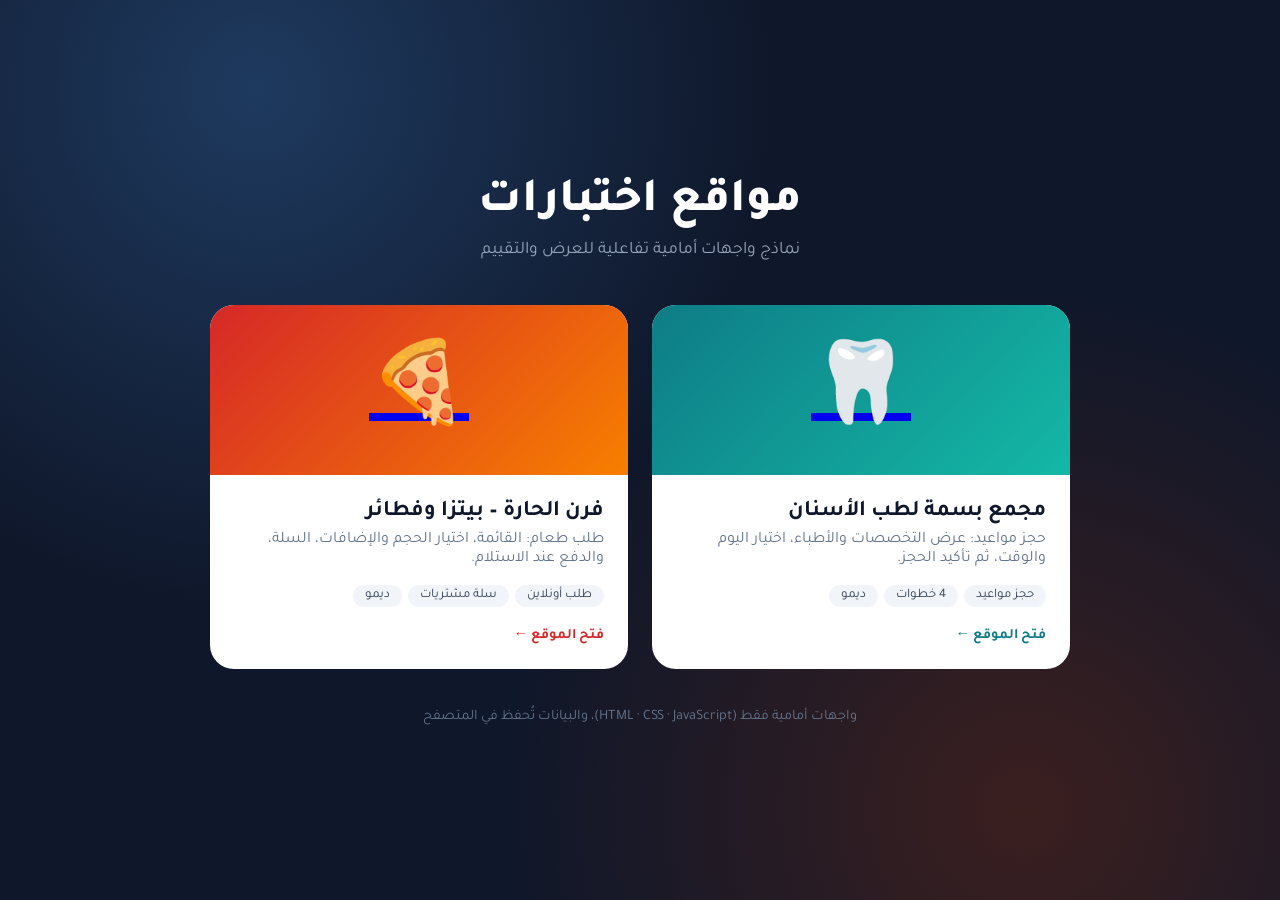
<file: index.html>
<!DOCTYPE html>
<html lang="ar" dir="rtl">
<head>
<meta charset="UTF-8">
<meta name="viewport" content="width=device-width, initial-scale=1.0">
<title>مواقع اختبارات | نماذج العرض</title>
<link rel="preconnect" href="https://fonts.googleapis.com">
<link rel="preconnect" href="https://fonts.gstatic.com" crossorigin>
<link href="https://fonts.googleapis.com/css2?family=Tajawal:wght@400;500;700;800&display=swap" rel="stylesheet">
<style>
*{box-sizing:border-box;margin:0;padding:0}
body{font-family:'Tajawal',sans-serif;background:#0f172a;color:#e2e8f0;min-height:100vh;display:flex;flex-direction:column;align-items:center;justify-content:center;padding:40px 16px;background-image:radial-gradient(circle at 20% 10%,#1e3a5f 0,transparent 40%),radial-gradient(circle at 80% 90%,#3b1f1f 0,transparent 40%)}
h1{font-size:clamp(2rem,5vw,3rem);font-weight:800;color:#fff;text-align:center}
p.sub{color:#94a3b8;margin:8px 0 44px;text-align:center;font-size:1.1rem}
.grid{display:grid;grid-template-columns:repeat(auto-fit,minmax(300px,1fr));gap:24px;width:min(860px,100%)}
.card{background:#fff;color:#334155;border-radius:24px;overflow:hidden;text-decoration:none;transition:.3s;display:flex;flex-direction:column}
.card:hover{transform:translateY(-8px);box-shadow:0 30px 60px rgba(0,0,0,.4)}
.cover{height:170px;display:grid;place-items:center;font-size:5rem}
.body{padding:24px}
.body h2{color:#0f172a;font-size:1.4rem}
.body p{color:#64748b;margin:6px 0 16px}
.tags{display:flex;gap:6px;flex-wrap:wrap;margin-bottom:18px}
.tags span{background:#f1f5f9;padding:3px 12px;border-radius:999px;font-size:.82rem}
.go{font-weight:700}
.links{display:flex;justify-content:space-between;align-items:center}
.links a{color:#64748b;font-size:.9rem;text-decoration:none}
.links a:hover{text-decoration:underline}
footer{margin-top:40px;color:#64748b;font-size:.9rem}
</style>
</head>
<body>
  <h1>مواقع اختبارات</h1>
  <p class="sub">نماذج واجهات أمامية تفاعلية للعرض والتقييم</p>
  <div class="grid">
    <div class="card">
      <a href="dental-demo/" class="cover" style="background:linear-gradient(135deg,#0e7c86,#14b8a6)">🦷</a>
      <div class="body">
        <h2>مجمع بسمة لطب الأسنان</h2>
        <p>حجز مواعيد: عرض التخصصات والأطباء، اختيار اليوم والوقت، ثم تأكيد الحجز.</p>
        <div class="tags"><span>حجز مواعيد</span><span>4 خطوات</span><span>ديمو</span></div>
        <div class="links"><a href="dental-demo/" class="go" style="color:#0e7c86">فتح الموقع ←</a></div>
      </div>
    </div>
    <div class="card">
      <a href="pizza-demo/" class="cover" style="background:linear-gradient(135deg,#d62828,#f77f00)">🍕</a>
      <div class="body">
        <h2>فرن الحارة – بيتزا وفطائر</h2>
        <p>طلب طعام: القائمة، اختيار الحجم والإضافات، السلة، والدفع عند الاستلام.</p>
        <div class="tags"><span>طلب أونلاين</span><span>سلة مشتريات</span><span>ديمو</span></div>
        <div class="links"><a href="pizza-demo/" class="go" style="color:#d62828">فتح الموقع ←</a></div>
      </div>
    </div>
  </div>
  <footer>واجهات أمامية فقط (HTML · CSS · JavaScript)، والبيانات تُحفظ في المتصفح</footer>
</body>
</html>
</file>
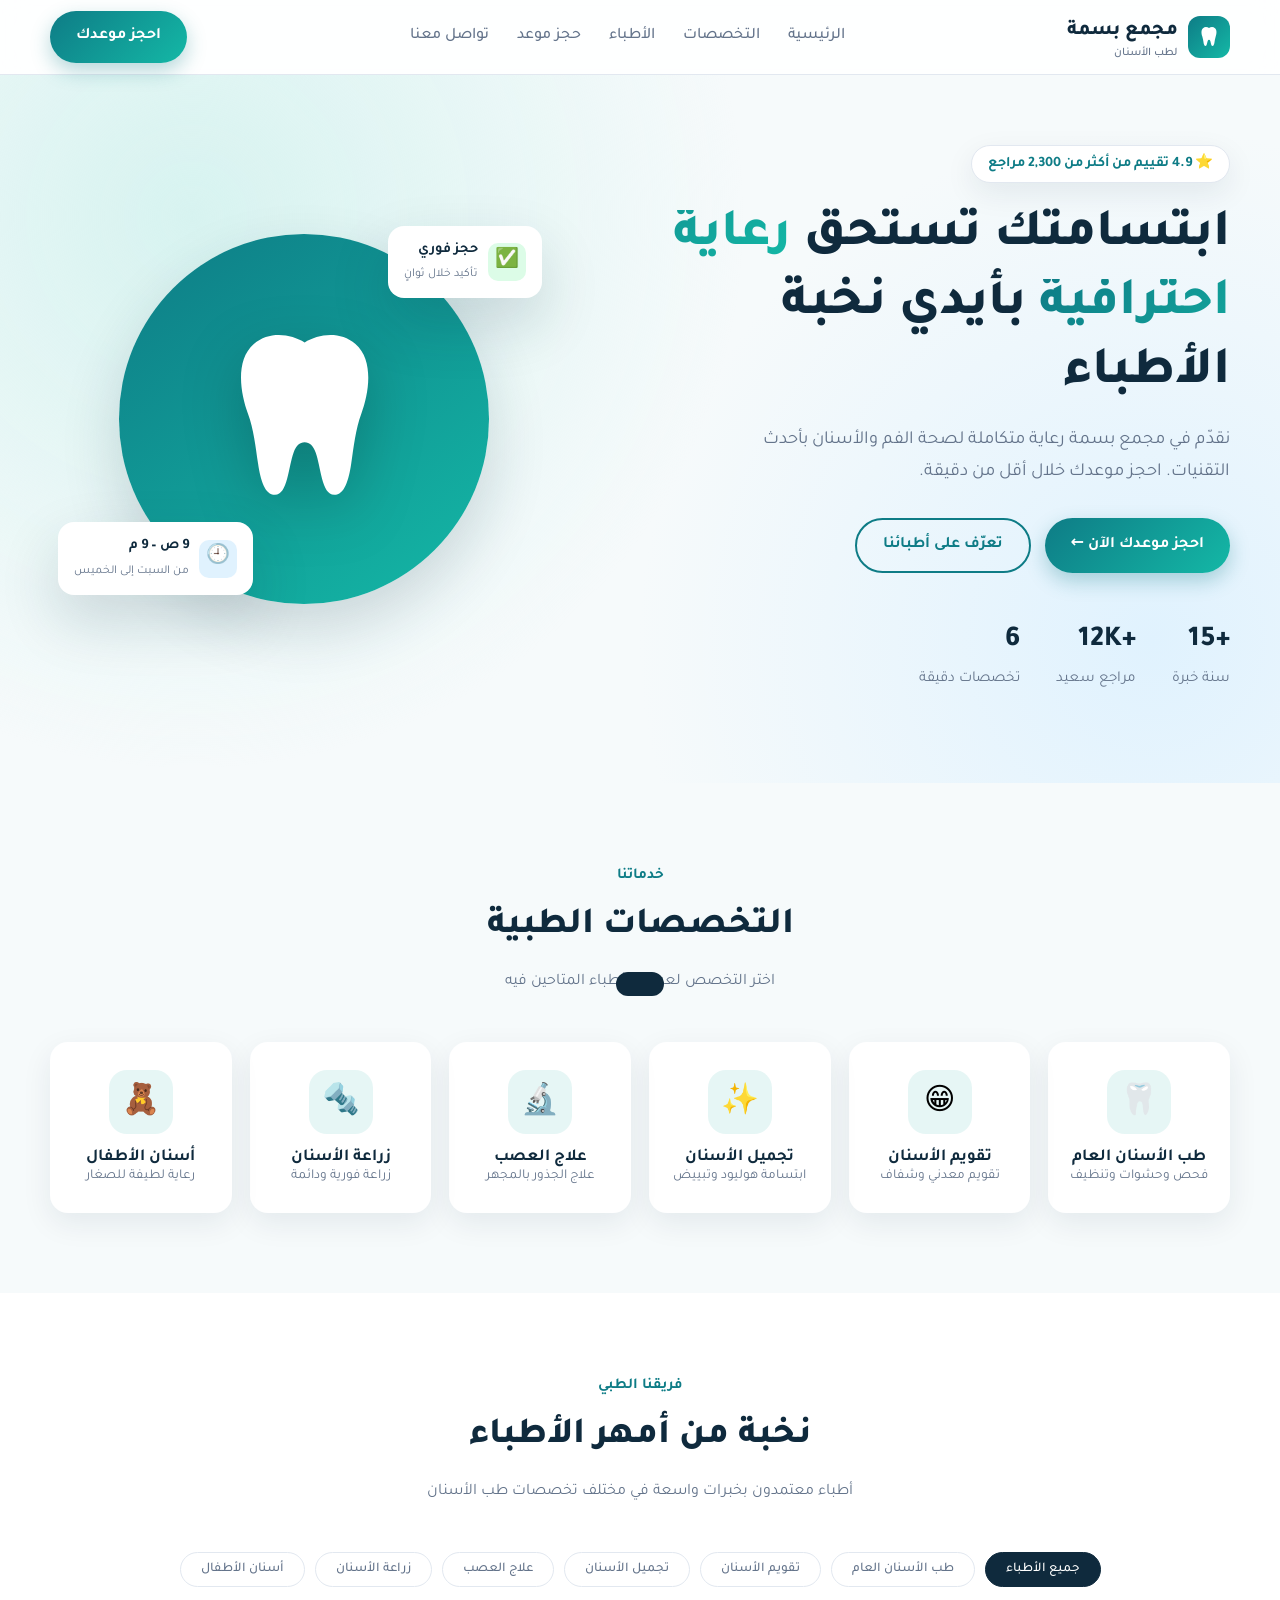
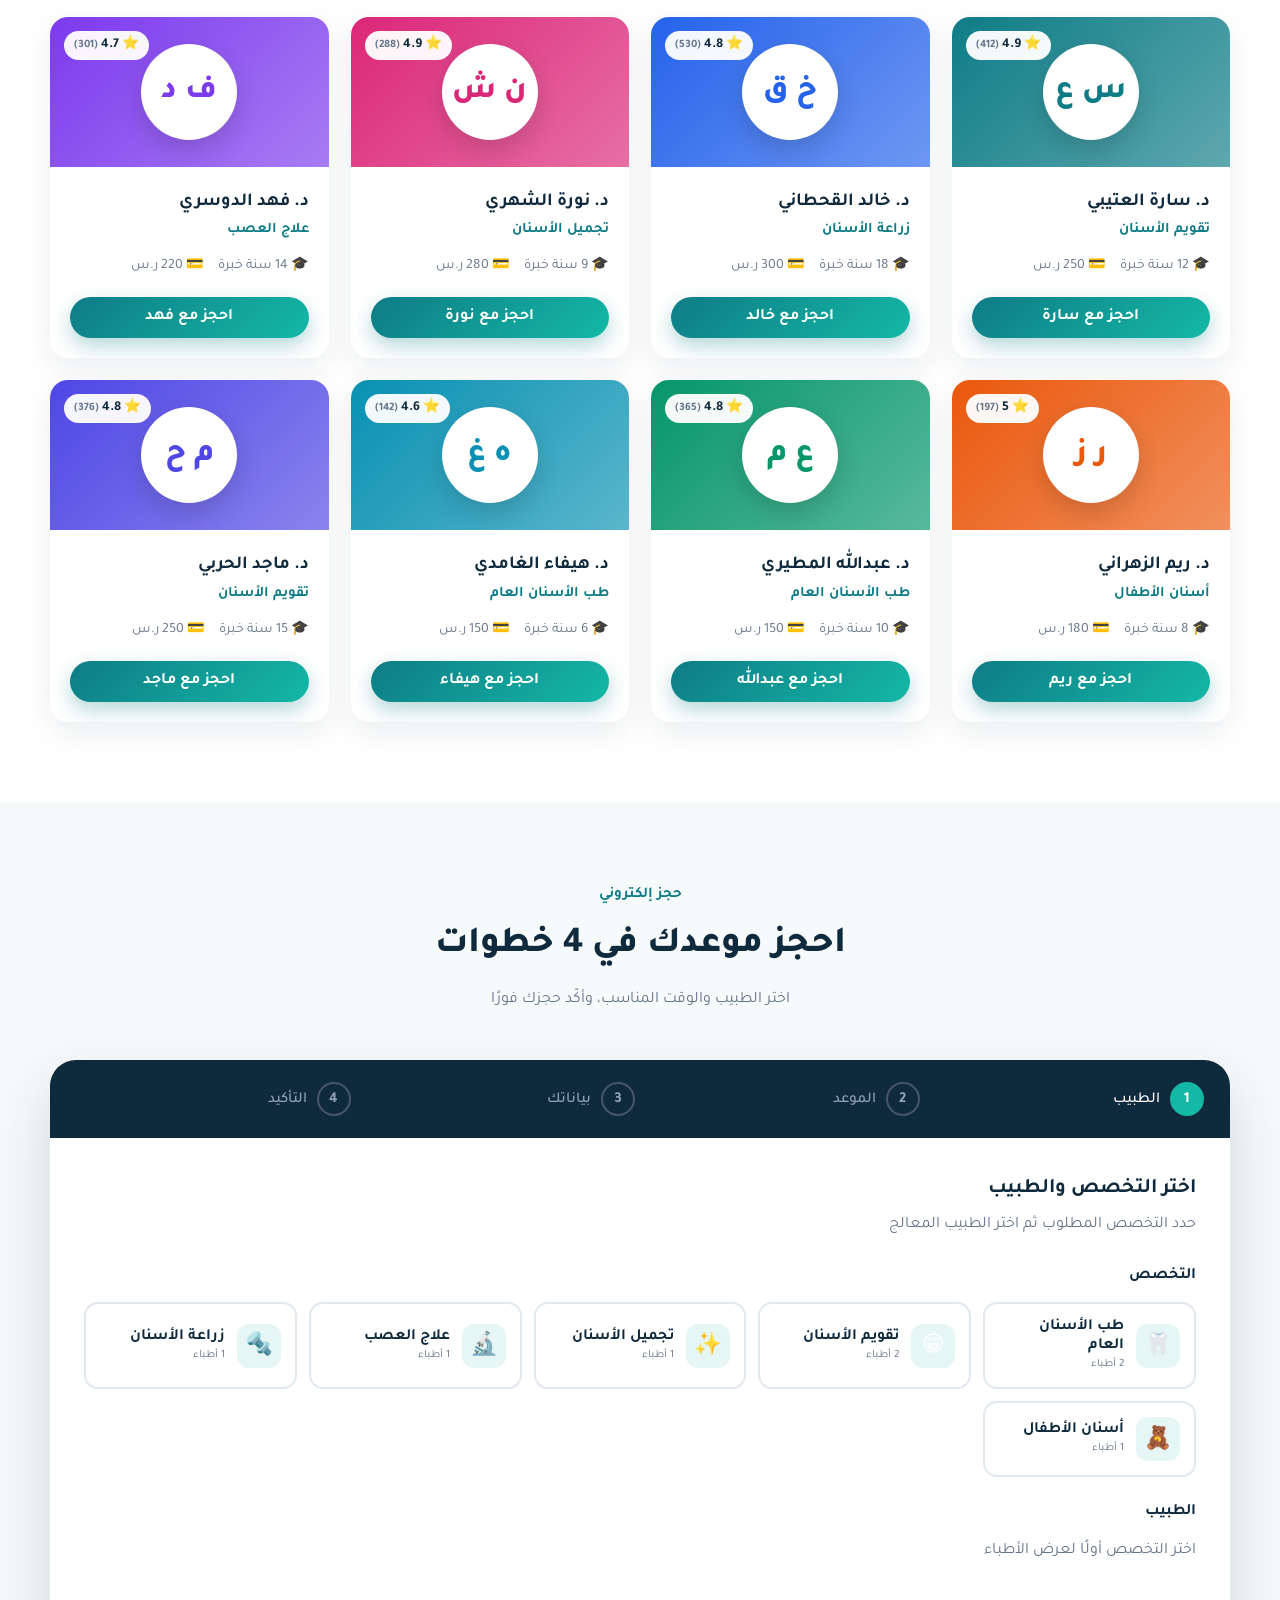
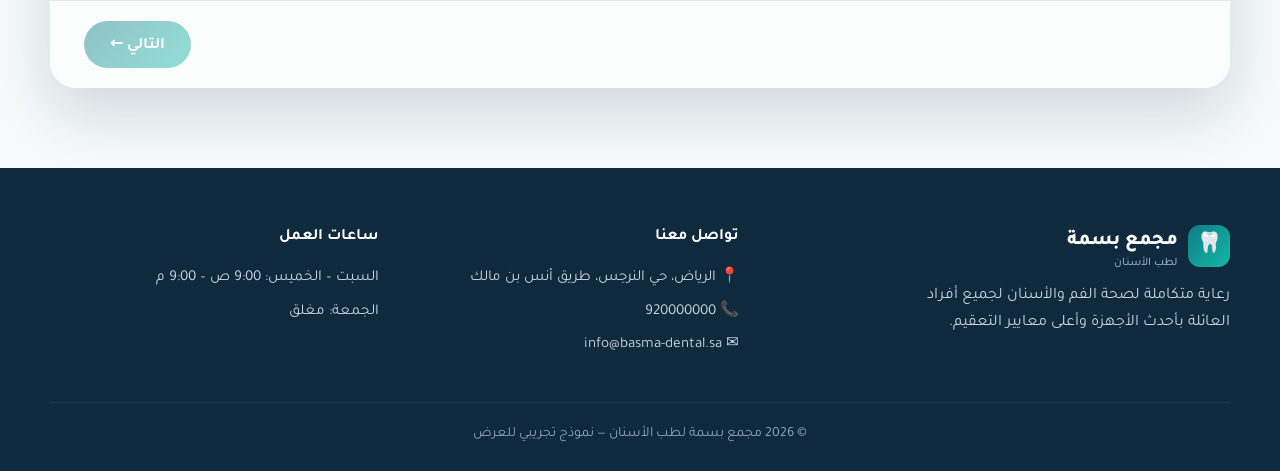
<file: dental-demo/index.html>
<!DOCTYPE html>
<html lang="ar" dir="rtl">
<head>
<meta charset="UTF-8">
<meta name="viewport" content="width=device-width, initial-scale=1.0">
<title>مجمع بسمة لطب الأسنان | احجز موعدك</title>
<meta name="description" content="احجز موعدك في مجمع بسمة لطب الأسنان بسهولة: اختر التخصص والطبيب والموعد المناسب.">
<link rel="icon" href="data:image/svg+xml,<svg xmlns='http://www.w3.org/2000/svg' viewBox='0 0 100 100'><text y='.9em' font-size='90'>🦷</text></svg>">
<link rel="preconnect" href="https://fonts.googleapis.com">
<link rel="preconnect" href="https://fonts.gstatic.com" crossorigin>
<link href="https://fonts.googleapis.com/css2?family=Tajawal:wght@400;500;700;800&display=swap" rel="stylesheet">
<link rel="stylesheet" href="style.css">
</head>
<body>

<nav class="nav">
  <div class="container">
    <a href="#" class="logo">
      <span class="logo-mark"><svg width="24" height="24" viewBox="0 0 24 24" fill="currentColor"><path d="M12 3c-1.6-1-4.2-1.4-6 .2C3.8 5.1 4.4 9 5.3 11.4c.7 1.9.9 3.9 1.2 5.9.3 2 .8 3.7 2 3.7 1.5 0 1.6-3.4 2.2-5 .3-.8.7-1.2 1.3-1.2s1 .4 1.3 1.2c.6 1.6.7 5 2.2 5 1.2 0 1.7-1.7 2-3.7.3-2 .5-4 1.2-5.9.9-2.4 1.5-6.3-.7-8.2C16.2 1.6 13.6 2 12 3z"/></svg></span>
      <span>مجمع بسمة<small>لطب الأسنان</small></span>
    </a>
    <div class="nav-links">
      <a href="#top">الرئيسية</a>
      <a href="#specialties">التخصصات</a>
      <a href="#doctors">الأطباء</a>
      <a href="#booking">حجز موعد</a>
      <a href="#contact">تواصل معنا</a>
    </div>
    <a href="#booking" class="btn btn-primary">احجز موعدك</a>
  </div>
</nav>

<header class="hero" id="top">
  <div class="container">
    <div>
      <span class="badge">⭐ 4.9 تقييم من أكثر من 2,300 مراجع</span>
      <h1>ابتسامتك تستحق <span>رعاية احترافية</span> بأيدي نخبة الأطباء</h1>
      <p>نقدّم في مجمع بسمة رعاية متكاملة لصحة الفم والأسنان بأحدث التقنيات. احجز موعدك خلال أقل من دقيقة.</p>
      <div class="hero-actions">
        <a href="#booking" class="btn btn-primary">احجز موعدك الآن ←</a>
        <a href="#doctors" class="btn btn-outline">تعرّف على أطبائنا</a>
      </div>
      <div class="stats">
        <div><b>+15</b><span>سنة خبرة</span></div>
        <div><b>+12K</b><span>مراجع سعيد</span></div>
        <div><b>6</b><span>تخصصات دقيقة</span></div>
      </div>
    </div>
    <div class="hero-visual">
      <div class="hero-circle">
        <svg viewBox="0 0 24 24" fill="#fff"><path d="M12 3c-1.6-1-4.2-1.4-6 .2C3.8 5.1 4.4 9 5.3 11.4c.7 1.9.9 3.9 1.2 5.9.3 2 .8 3.7 2 3.7 1.5 0 1.6-3.4 2.2-5 .3-.8.7-1.2 1.3-1.2s1 .4 1.3 1.2c.6 1.6.7 5 2.2 5 1.2 0 1.7-1.7 2-3.7.3-2 .5-4 1.2-5.9.9-2.4 1.5-6.3-.7-8.2C16.2 1.6 13.6 2 12 3z"/></svg>
      </div>
      <div class="float-card fc1"><span class="ic" style="background:#dcfce7">✅</span><div><b>حجز فوري</b><small>تأكيد خلال ثوانٍ</small></div></div>
      <div class="float-card fc2"><span class="ic" style="background:#e0f2fe">🕘</span><div><b>9 ص – 9 م</b><small>من السبت إلى الخميس</small></div></div>
    </div>
  </div>
</header>

<section id="specialties">
  <div class="container">
    <div class="section-head">
      <span class="eyebrow">خدماتنا</span>
      <h2>التخصصات الطبية</h2>
      <p>اختر التخصص لعرض الأطباء المتاحين فيه</p>
    </div>
    <div class="spec-grid" id="specGrid"></div>
  </div>
</section>

<section id="doctors" style="background:#fff">
  <div class="container">
    <div class="section-head">
      <span class="eyebrow">فريقنا الطبي</span>
      <h2>نخبة من أمهر الأطباء</h2>
      <p>أطباء معتمدون بخبرات واسعة في مختلف تخصصات طب الأسنان</p>
    </div>
    <div class="filters" id="filters"></div>
    <div class="doc-grid" id="docGrid"></div>
  </div>
</section>

<section id="booking">
  <div class="container">
    <div class="section-head">
      <span class="eyebrow">حجز إلكتروني</span>
      <h2>احجز موعدك في 4 خطوات</h2>
      <p>اختر الطبيب والوقت المناسب، وأكّد حجزك فورًا</p>
    </div>

    <div class="booking-wrap">
      <div class="stepper" id="stepper">
        <div class="step active"><span class="n">1</span>الطبيب</div>
        <div class="step"><span class="n">2</span>الموعد</div>
        <div class="step"><span class="n">3</span>بياناتك</div>
        <div class="step"><span class="n">4</span>التأكيد</div>
      </div>

      <!-- Step 1 -->
      <div class="panel show" data-step="1">
        <h3>اختر التخصص والطبيب</h3>
        <p class="hint">حدد التخصص المطلوب ثم اختر الطبيب المعالج</p>
        <span class="label">التخصص</span>
        <div class="pick-grid" id="bSpecs"></div>
        <span class="label">الطبيب</span>
        <div class="pick-grid" id="bDocs"></div>
      </div>

      <!-- Step 2 -->
      <div class="panel" data-step="2">
        <h3>اختر اليوم والوقت</h3>
        <p class="hint" id="docHint"></p>
        <span class="label">اليوم</span>
        <div class="dates" id="dates"></div>
        <span class="label">الوقت المتاح</span>
        <div id="slots"></div>
        <div class="legend"><span><i style="background:#fff;border:2px solid #e2e8f0"></i>متاح</span><span><i style="background:#0e7c86"></i>مختار</span><span><i style="background:#f1f5f9"></i>محجوز</span></div>
      </div>

      <!-- Step 3 -->
      <div class="panel" data-step="3">
        <h3>بيانات المراجع</h3>
        <p class="hint">نحتاج بعض البيانات لتأكيد حجزك والتواصل معك</p>
        <form class="form-grid" id="pForm" novalidate>
          <div class="field"><label>الاسم الكامل *</label><input id="fName" placeholder="مثال: محمد أحمد"><span class="msg">الرجاء إدخال الاسم الكامل</span></div>
          <div class="field"><label>رقم الجوال *</label><input id="fPhone" placeholder="05xxxxxxxx" inputmode="numeric" maxlength="10" dir="ltr" style="text-align:right"><span class="msg">رقم الجوال يجب أن يبدأ بـ 05 ويتكون من 10 أرقام</span></div>
          <div class="field"><label>العمر</label><input id="fAge" type="number" min="1" max="110" placeholder="اختياري"></div>
          <div class="field"><label>الجنس</label><select id="fGender"><option>ذكر</option><option>أنثى</option></select></div>
          <div class="field"><label>نوع الزيارة</label><select id="fType"><option>كشف أول مرة</option><option>متابعة</option><option>حالة طارئة</option></select></div>
          <div class="field"><label>التأمين الطبي</label><select id="fIns"><option>بدون تأمين</option><option>بوبا</option><option>التعاونية</option><option>ميدغلف</option><option>تكافل الراجحي</option></select></div>
          <div class="field full"><label>ملاحظات (اختياري)</label><textarea id="fNotes" rows="3" placeholder="صف الأعراض أو أي ملاحظات للطبيب"></textarea></div>
        </form>
      </div>

      <!-- Step 4 -->
      <div class="panel" data-step="4">
        <h3>مراجعة وتأكيد الحجز</h3>
        <p class="hint">تأكد من صحة البيانات قبل تأكيد الموعد</p>
        <div class="summary" id="summary"></div>
        <div class="note">⏰ نرجو الحضور قبل الموعد بـ 15 دقيقة، وإحضار الهوية وبطاقة التأمين إن وُجدت.</div>
        <label class="check"><input type="checkbox" id="agree"> أوافق على سياسة الإلغاء (يمكن الإلغاء قبل الموعد بـ 24 ساعة)</label>
      </div>

      <div class="panel-foot">
        <button class="btn btn-ghost" id="prevBtn" style="visibility:hidden">→ السابق</button>
        <button class="btn btn-primary" id="nextBtn" disabled>التالي ←</button>
      </div>
    </div>
  </div>
</section>

<footer id="contact">
  <div class="container">
    <div class="foot-grid">
      <div>
        <a class="logo"><span class="logo-mark">🦷</span><span>مجمع بسمة<small style="color:#94a3b8">لطب الأسنان</small></span></a>
        <p style="margin-top:14px;max-width:340px">رعاية متكاملة لصحة الفم والأسنان لجميع أفراد العائلة بأحدث الأجهزة وأعلى معايير التعقيم.</p>
      </div>
      <div>
        <h4>تواصل معنا</h4>
        <ul><li>📍 الرياض، حي النرجس، طريق أنس بن مالك</li><li>📞 920000000</li><li>✉️ info@basma-dental.sa</li></ul>
      </div>
      <div>
        <h4>ساعات العمل</h4>
        <ul><li>السبت – الخميس: 9:00 ص – 9:00 م</li><li>الجمعة: مغلق</li></ul>
      </div>
    </div>
    <div class="copy">© 2026 مجمع بسمة لطب الأسنان — نموذج تجريبي للعرض</div>
  </div>
</footer>

<div class="overlay" id="successBox">
  <div class="success">
    <div class="check-anim"><svg viewBox="0 0 24 24"><path d="M5 13l4 4L19 7" stroke-linecap="round" stroke-linejoin="round"/></svg></div>
    <h3>تم تأكيد موعدك بنجاح! 🎉</h3>
    <p>سيصلك تذكير برسالة نصية قبل الموعد</p>
    <div class="ticket" id="ticket"></div>
    <div class="actions">
      <button class="btn btn-primary" onclick="window.print()">🖨️ طباعة</button>
      <button class="btn btn-outline" id="newBooking">حجز جديد</button>
    </div>
  </div>
</div>

<div class="toast" id="toast"></div>

<script src="data.js"></script>
<script src="app.js"></script>
</body>
</html>
</file>
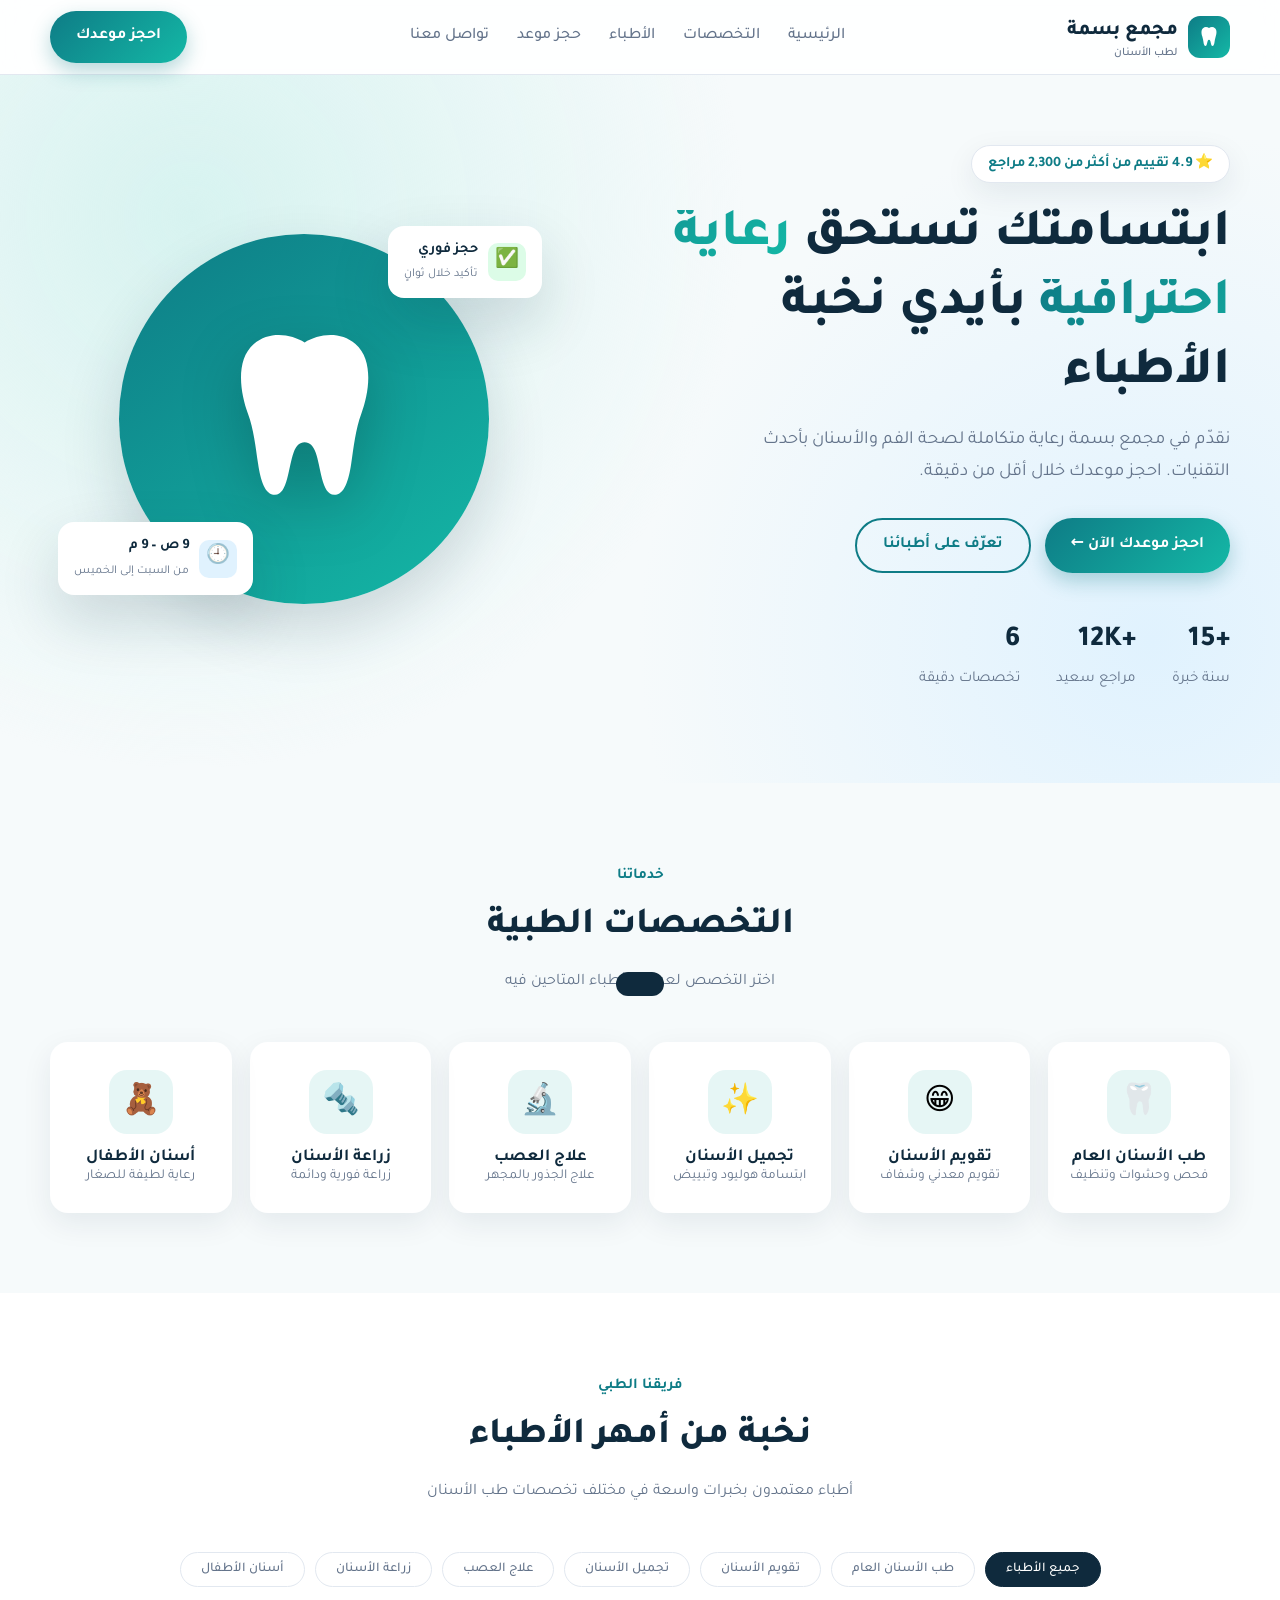
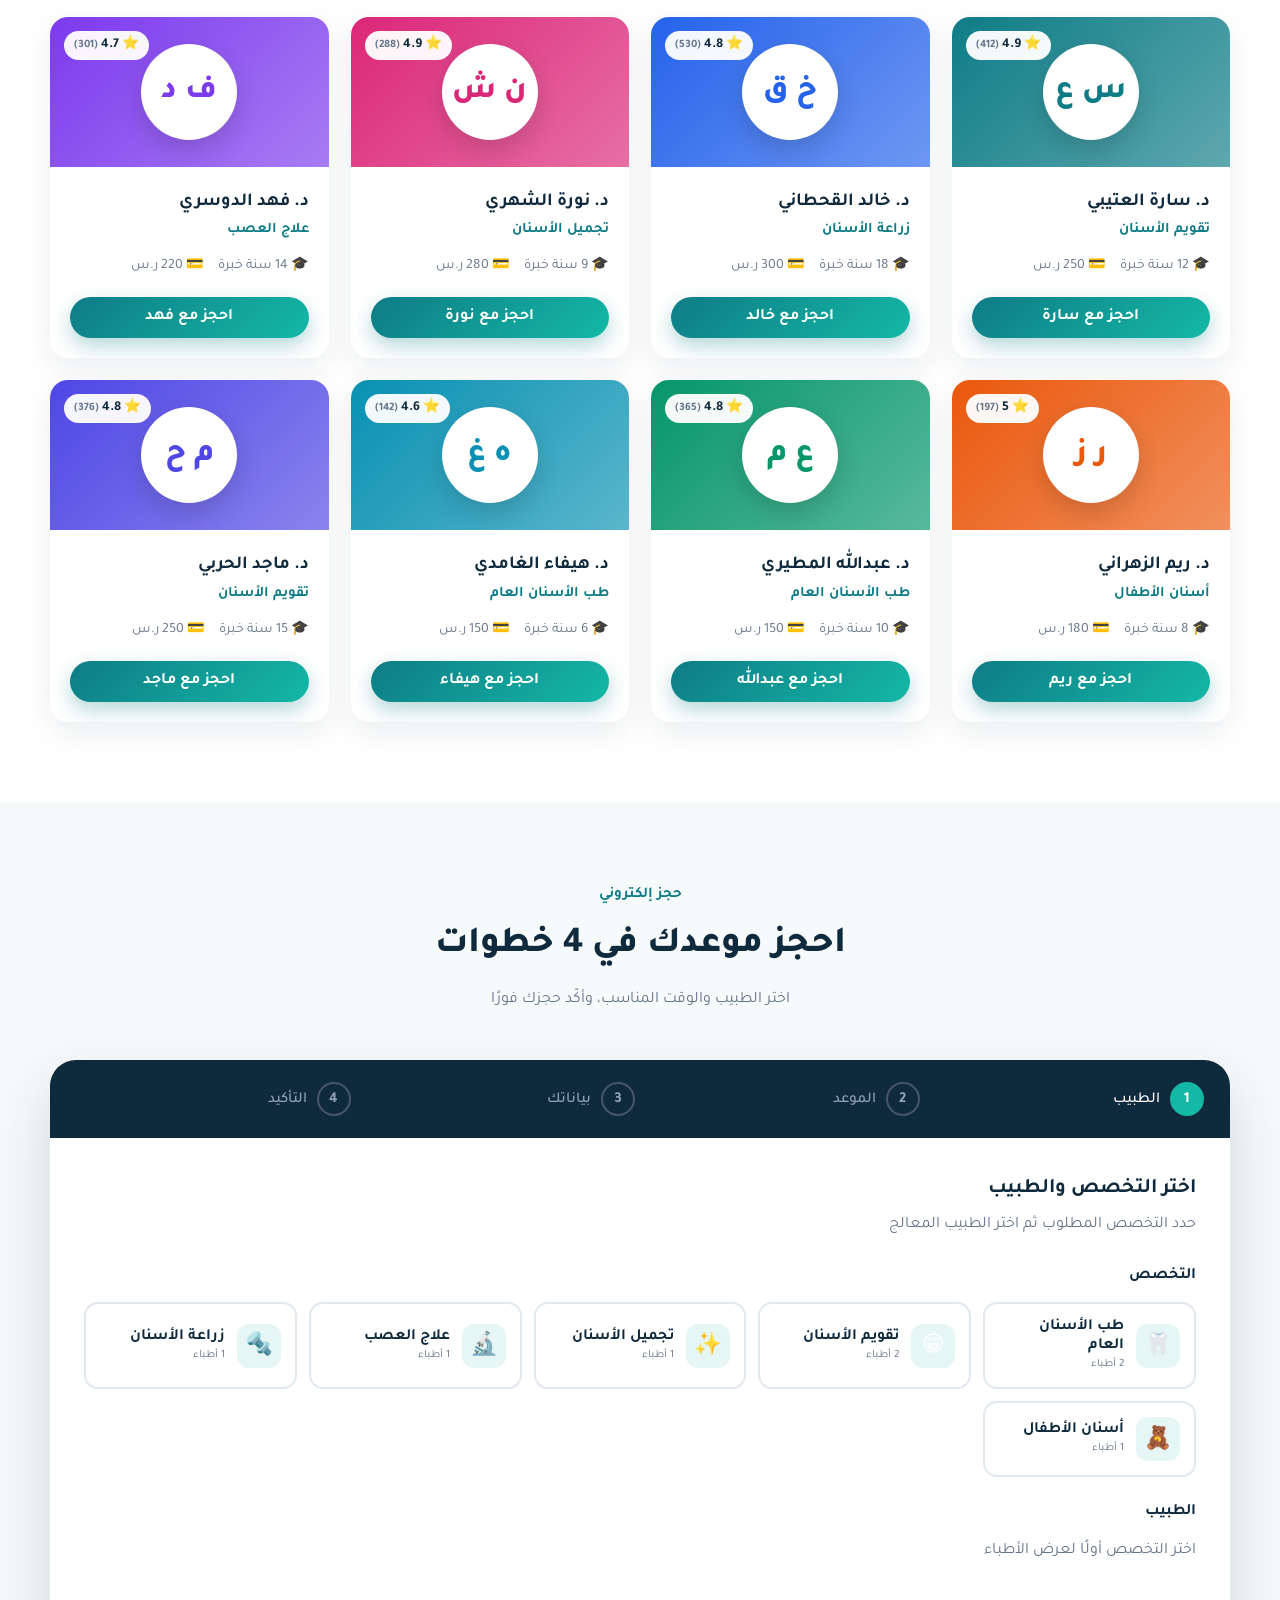
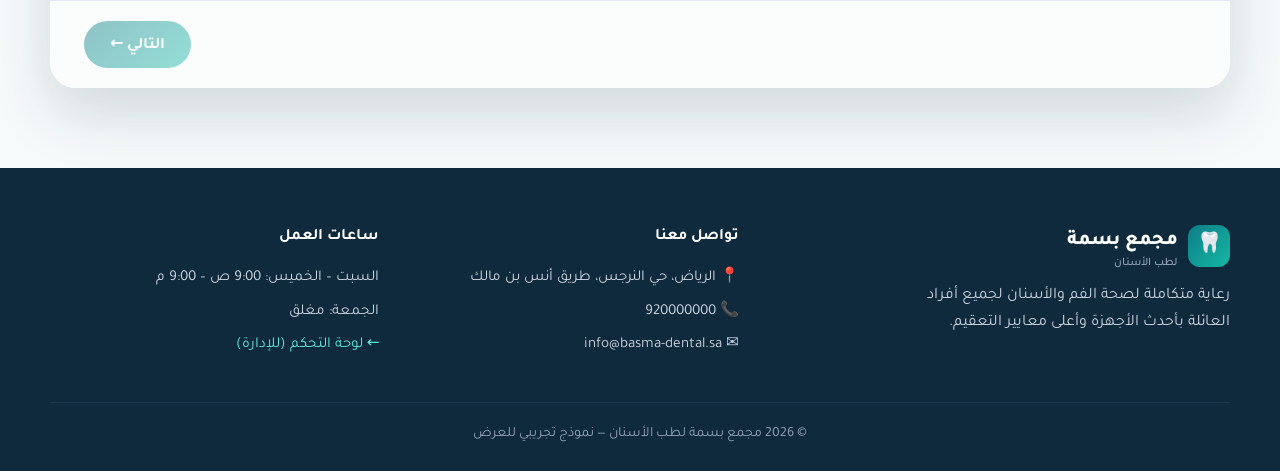
<file: dental/index.html>
<!DOCTYPE html>
<html lang="ar" dir="rtl">
<head>
<meta charset="UTF-8">
<meta name="viewport" content="width=device-width, initial-scale=1.0">
<title>مجمع بسمة لطب الأسنان | احجز موعدك</title>
<meta name="description" content="احجز موعدك في مجمع بسمة لطب الأسنان بسهولة: اختر التخصص والطبيب والموعد المناسب.">
<link rel="icon" href="data:image/svg+xml,<svg xmlns='http://www.w3.org/2000/svg' viewBox='0 0 100 100'><text y='.9em' font-size='90'>🦷</text></svg>">
<link rel="preconnect" href="https://fonts.googleapis.com">
<link rel="preconnect" href="https://fonts.gstatic.com" crossorigin>
<link href="https://fonts.googleapis.com/css2?family=Tajawal:wght@400;500;700;800&display=swap" rel="stylesheet">
<link rel="stylesheet" href="style.css">
</head>
<body>

<nav class="nav">
  <div class="container">
    <a href="#" class="logo">
      <span class="logo-mark"><svg width="24" height="24" viewBox="0 0 24 24" fill="currentColor"><path d="M12 3c-1.6-1-4.2-1.4-6 .2C3.8 5.1 4.4 9 5.3 11.4c.7 1.9.9 3.9 1.2 5.9.3 2 .8 3.7 2 3.7 1.5 0 1.6-3.4 2.2-5 .3-.8.7-1.2 1.3-1.2s1 .4 1.3 1.2c.6 1.6.7 5 2.2 5 1.2 0 1.7-1.7 2-3.7.3-2 .5-4 1.2-5.9.9-2.4 1.5-6.3-.7-8.2C16.2 1.6 13.6 2 12 3z"/></svg></span>
      <span>مجمع بسمة<small>لطب الأسنان</small></span>
    </a>
    <div class="nav-links">
      <a href="#top">الرئيسية</a>
      <a href="#specialties">التخصصات</a>
      <a href="#doctors">الأطباء</a>
      <a href="#booking">حجز موعد</a>
      <a href="#contact">تواصل معنا</a>
    </div>
    <a href="#booking" class="btn btn-primary">احجز موعدك</a>
  </div>
</nav>

<header class="hero" id="top">
  <div class="container">
    <div>
      <span class="badge">⭐ 4.9 تقييم من أكثر من 2,300 مراجع</span>
      <h1>ابتسامتك تستحق <span>رعاية احترافية</span> بأيدي نخبة الأطباء</h1>
      <p>نقدّم في مجمع بسمة رعاية متكاملة لصحة الفم والأسنان بأحدث التقنيات. احجز موعدك خلال أقل من دقيقة.</p>
      <div class="hero-actions">
        <a href="#booking" class="btn btn-primary">احجز موعدك الآن ←</a>
        <a href="#doctors" class="btn btn-outline">تعرّف على أطبائنا</a>
      </div>
      <div class="stats">
        <div><b>+15</b><span>سنة خبرة</span></div>
        <div><b>+12K</b><span>مراجع سعيد</span></div>
        <div><b>6</b><span>تخصصات دقيقة</span></div>
      </div>
    </div>
    <div class="hero-visual">
      <div class="hero-circle">
        <svg viewBox="0 0 24 24" fill="#fff"><path d="M12 3c-1.6-1-4.2-1.4-6 .2C3.8 5.1 4.4 9 5.3 11.4c.7 1.9.9 3.9 1.2 5.9.3 2 .8 3.7 2 3.7 1.5 0 1.6-3.4 2.2-5 .3-.8.7-1.2 1.3-1.2s1 .4 1.3 1.2c.6 1.6.7 5 2.2 5 1.2 0 1.7-1.7 2-3.7.3-2 .5-4 1.2-5.9.9-2.4 1.5-6.3-.7-8.2C16.2 1.6 13.6 2 12 3z"/></svg>
      </div>
      <div class="float-card fc1"><span class="ic" style="background:#dcfce7">✅</span><div><b>حجز فوري</b><small>تأكيد خلال ثوانٍ</small></div></div>
      <div class="float-card fc2"><span class="ic" style="background:#e0f2fe">🕘</span><div><b>9 ص – 9 م</b><small>من السبت إلى الخميس</small></div></div>
    </div>
  </div>
</header>

<section id="specialties">
  <div class="container">
    <div class="section-head">
      <span class="eyebrow">خدماتنا</span>
      <h2>التخصصات الطبية</h2>
      <p>اختر التخصص لعرض الأطباء المتاحين فيه</p>
    </div>
    <div class="spec-grid" id="specGrid"></div>
  </div>
</section>

<section id="doctors" style="background:#fff">
  <div class="container">
    <div class="section-head">
      <span class="eyebrow">فريقنا الطبي</span>
      <h2>نخبة من أمهر الأطباء</h2>
      <p>أطباء معتمدون بخبرات واسعة في مختلف تخصصات طب الأسنان</p>
    </div>
    <div class="filters" id="filters"></div>
    <div class="doc-grid" id="docGrid"></div>
  </div>
</section>

<section id="booking">
  <div class="container">
    <div class="section-head">
      <span class="eyebrow">حجز إلكتروني</span>
      <h2>احجز موعدك في 4 خطوات</h2>
      <p>اختر الطبيب والوقت المناسب، وأكّد حجزك فورًا</p>
    </div>

    <div class="booking-wrap">
      <div class="stepper" id="stepper">
        <div class="step active"><span class="n">1</span>الطبيب</div>
        <div class="step"><span class="n">2</span>الموعد</div>
        <div class="step"><span class="n">3</span>بياناتك</div>
        <div class="step"><span class="n">4</span>التأكيد</div>
      </div>

      <!-- Step 1 -->
      <div class="panel show" data-step="1">
        <h3>اختر التخصص والطبيب</h3>
        <p class="hint">حدد التخصص المطلوب ثم اختر الطبيب المعالج</p>
        <span class="label">التخصص</span>
        <div class="pick-grid" id="bSpecs"></div>
        <span class="label">الطبيب</span>
        <div class="pick-grid" id="bDocs"></div>
      </div>

      <!-- Step 2 -->
      <div class="panel" data-step="2">
        <h3>اختر اليوم والوقت</h3>
        <p class="hint" id="docHint"></p>
        <span class="label">اليوم</span>
        <div class="dates" id="dates"></div>
        <span class="label">الوقت المتاح</span>
        <div id="slots"></div>
        <div class="legend"><span><i style="background:#fff;border:2px solid #e2e8f0"></i>متاح</span><span><i style="background:#0e7c86"></i>مختار</span><span><i style="background:#f1f5f9"></i>محجوز</span></div>
      </div>

      <!-- Step 3 -->
      <div class="panel" data-step="3">
        <h3>بيانات المراجع</h3>
        <p class="hint">نحتاج بعض البيانات لتأكيد حجزك والتواصل معك</p>
        <form class="form-grid" id="pForm" novalidate>
          <div class="field"><label>الاسم الكامل *</label><input id="fName" placeholder="مثال: محمد أحمد"><span class="msg">الرجاء إدخال الاسم الكامل</span></div>
          <div class="field"><label>رقم الجوال *</label><input id="fPhone" placeholder="05xxxxxxxx" inputmode="numeric" maxlength="10" dir="ltr" style="text-align:right"><span class="msg">رقم الجوال يجب أن يبدأ بـ 05 ويتكون من 10 أرقام</span></div>
          <div class="field"><label>العمر</label><input id="fAge" type="number" min="1" max="110" placeholder="اختياري"></div>
          <div class="field"><label>الجنس</label><select id="fGender"><option>ذكر</option><option>أنثى</option></select></div>
          <div class="field"><label>نوع الزيارة</label><select id="fType"><option>كشف أول مرة</option><option>متابعة</option><option>حالة طارئة</option></select></div>
          <div class="field"><label>التأمين الطبي</label><select id="fIns"><option>بدون تأمين</option><option>بوبا</option><option>التعاونية</option><option>ميدغلف</option><option>تكافل الراجحي</option></select></div>
          <div class="field full"><label>ملاحظات (اختياري)</label><textarea id="fNotes" rows="3" placeholder="صف الأعراض أو أي ملاحظات للطبيب"></textarea></div>
        </form>
      </div>

      <!-- Step 4 -->
      <div class="panel" data-step="4">
        <h3>مراجعة وتأكيد الحجز</h3>
        <p class="hint">تأكد من صحة البيانات قبل تأكيد الموعد</p>
        <div class="summary" id="summary"></div>
        <div class="note">⏰ نرجو الحضور قبل الموعد بـ 15 دقيقة، وإحضار الهوية وبطاقة التأمين إن وُجدت.</div>
        <label class="check"><input type="checkbox" id="agree"> أوافق على سياسة الإلغاء (يمكن الإلغاء قبل الموعد بـ 24 ساعة)</label>
      </div>

      <div class="panel-foot">
        <button class="btn btn-ghost" id="prevBtn" style="visibility:hidden">→ السابق</button>
        <button class="btn btn-primary" id="nextBtn" disabled>التالي ←</button>
      </div>
    </div>
  </div>
</section>

<footer id="contact">
  <div class="container">
    <div class="foot-grid">
      <div>
        <a class="logo"><span class="logo-mark">🦷</span><span>مجمع بسمة<small style="color:#94a3b8">لطب الأسنان</small></span></a>
        <p style="margin-top:14px;max-width:340px">رعاية متكاملة لصحة الفم والأسنان لجميع أفراد العائلة بأحدث الأجهزة وأعلى معايير التعقيم.</p>
      </div>
      <div>
        <h4>تواصل معنا</h4>
        <ul><li>📍 الرياض، حي النرجس، طريق أنس بن مالك</li><li>📞 920000000</li><li>✉️ info@basma-dental.sa</li></ul>
      </div>
      <div>
        <h4>ساعات العمل</h4>
        <ul><li>السبت – الخميس: 9:00 ص – 9:00 م</li><li>الجمعة: مغلق</li><li><a href="admin.html" style="color:#5eead4">← لوحة التحكم (للإدارة)</a></li></ul>
      </div>
    </div>
    <div class="copy">© 2026 مجمع بسمة لطب الأسنان — نموذج تجريبي للعرض</div>
  </div>
</footer>

<div class="overlay" id="successBox">
  <div class="success">
    <div class="check-anim"><svg viewBox="0 0 24 24"><path d="M5 13l4 4L19 7" stroke-linecap="round" stroke-linejoin="round"/></svg></div>
    <h3>تم تأكيد موعدك بنجاح! 🎉</h3>
    <p>سيصلك تذكير برسالة نصية قبل الموعد</p>
    <div class="ticket" id="ticket"></div>
    <div class="actions">
      <button class="btn btn-primary" onclick="window.print()">🖨️ طباعة</button>
      <button class="btn btn-outline" id="newBooking">حجز جديد</button>
    </div>
  </div>
</div>

<div class="toast" id="toast"></div>

<script src="data.js"></script>
<script src="app.js"></script>
</body>
</html>
</file>
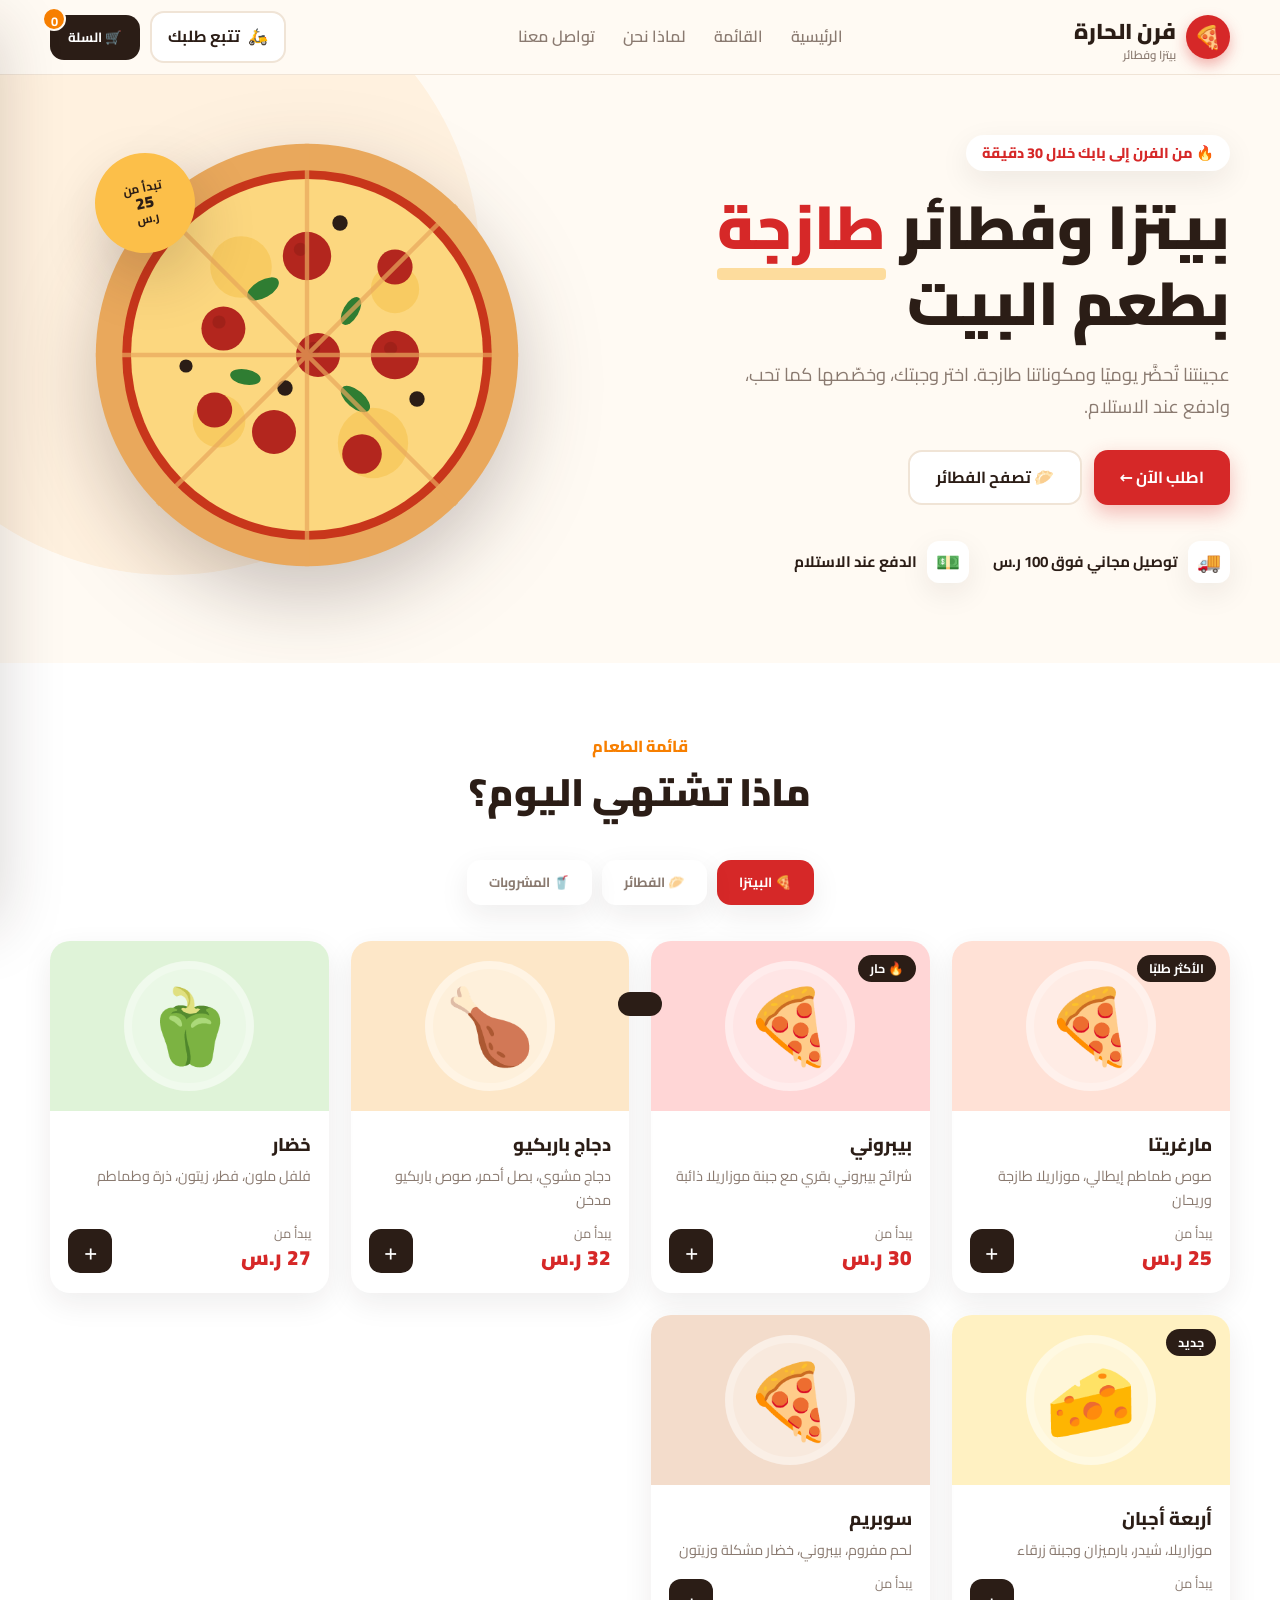
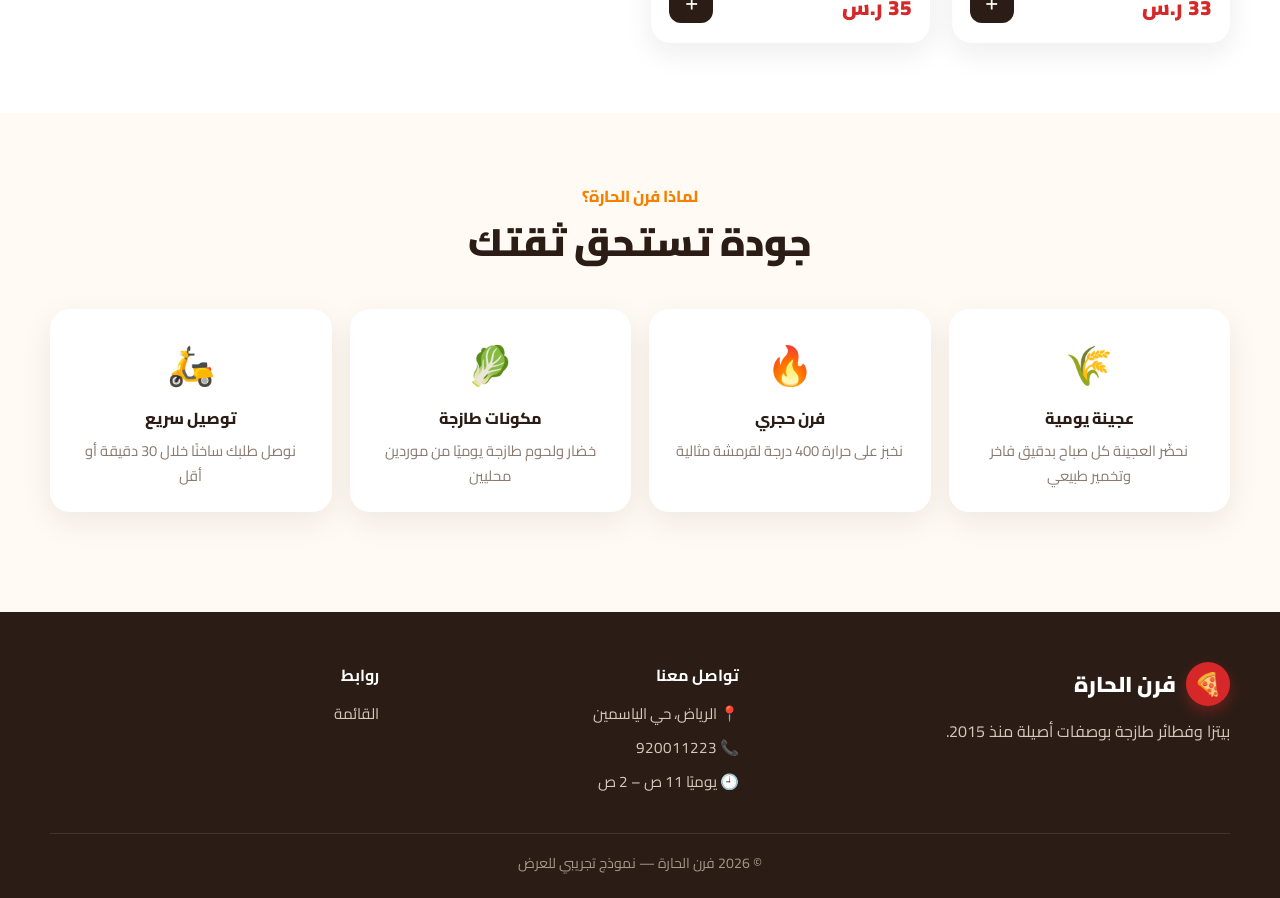
<file: pizza-demo/index.html>
<!DOCTYPE html>
<html lang="ar" dir="rtl">
<head>
<meta charset="UTF-8">
<meta name="viewport" content="width=device-width, initial-scale=1.0">
<title>فرن الحارة | بيتزا وفطائر طازجة</title>
<meta name="description" content="اطلب بيتزا وفطائر طازجة من فرن الحارة، والدفع عند الاستلام.">
<link rel="icon" href="data:image/svg+xml,<svg xmlns='http://www.w3.org/2000/svg' viewBox='0 0 100 100'><text y='.9em' font-size='90'>🍕</text></svg>">
<link rel="preconnect" href="https://fonts.googleapis.com">
<link rel="preconnect" href="https://fonts.gstatic.com" crossorigin>
<link href="https://fonts.googleapis.com/css2?family=Cairo:wght@400;600;700;800;900&display=swap" rel="stylesheet">
<link rel="stylesheet" href="style.css">
</head>
<body>

<nav class="nav">
  <div class="container">
    <a href="#" class="logo"><span class="logo-mark">🍕</span><span>فرن الحارة<small>بيتزا وفطائر</small></span></a>
    <div class="nav-links">
      <a href="#top">الرئيسية</a><a href="#menu">القائمة</a><a href="#why">لماذا نحن</a><a href="#contact">تواصل معنا</a>
    </div>
    <div style="display:flex;gap:10px;align-items:center">
      <a href="track.html" class="btn btn-light" style="padding:10px 16px" title="تتبع طلبك">🛵 <span class="hide-sm">تتبع طلبك</span></a>
      <button class="cart-btn" id="openCart">🛒 السلة <span class="cart-count" id="cartCount">0</span></button>
    </div>
  </div>
</nav>

<header class="hero" id="top">
  <div class="container">
    <div>
      <span class="tag">🔥 من الفرن إلى بابك خلال 30 دقيقة</span>
      <h1>بيتزا وفطائر <em>طازجة</em><br>بطعم البيت</h1>
      <p>عجينتنا تُحضَّر يوميًا ومكوناتنا طازجة. اختر وجبتك، وخصّصها كما تحب، وادفع عند الاستلام.</p>
      <div class="hero-actions">
        <a href="#menu" class="btn btn-primary">اطلب الآن ←</a>
        <a href="#menu" class="btn btn-light" data-goto="pies">🥟 تصفح الفطائر</a>
      </div>
      <div class="perks">
        <div class="perk"><span>🚚</span>توصيل مجاني فوق 100 ر.س</div>
        <div class="perk"><span>💵</span>الدفع عند الاستلام</div>
      </div>
    </div>
    <div class="hero-art">
      <svg viewBox="0 0 200 200">
        <circle cx="100" cy="100" r="96" fill="#e9a85c"/>
        <circle cx="100" cy="100" r="84" fill="#c8361b"/>
        <circle cx="100" cy="100" r="80" fill="#fcd77f"/>
        <g fill="#f8c95b" opacity=".8"><circle cx="70" cy="60" r="14"/><circle cx="130" cy="140" r="16"/><circle cx="60" cy="130" r="12"/><circle cx="140" cy="70" r="11"/></g>
        <g fill="#b3261e"><circle cx="100" cy="55" r="11"/><circle cx="62" cy="88" r="10"/><circle cx="140" cy="100" r="11"/><circle cx="85" cy="135" r="10"/><circle cx="125" cy="145" r="9"/><circle cx="105" cy="100" r="10"/><circle cx="140" cy="60" r="8"/><circle cx="58" cy="125" r="8"/></g>
        <g fill="#8f1d16" opacity=".5"><circle cx="97" cy="52" r="3"/><circle cx="60" cy="85" r="3"/><circle cx="138" cy="97" r="3"/><circle cx="103" cy="97" r="3"/></g>
        <g fill="#2f7d32"><ellipse cx="80" cy="70" rx="8" ry="4" transform="rotate(-30 80 70)"/><ellipse cx="122" cy="120" rx="8" ry="4" transform="rotate(40 122 120)"/><ellipse cx="72" cy="110" rx="7" ry="3.5" transform="rotate(10 72 110)"/><ellipse cx="120" cy="80" rx="7" ry="3.5" transform="rotate(-60 120 80)"/></g>
        <g fill="#2b1d16"><circle cx="90" cy="115" r="3.5"/><circle cx="150" cy="120" r="3.5"/><circle cx="115" cy="40" r="3.5"/><circle cx="45" cy="105" r="3"/></g>
        <g stroke="#e9a85c" stroke-width="2" opacity=".7"><line x1="100" y1="4" x2="100" y2="196"/><line x1="4" y1="100" x2="196" y2="100"/><line x1="32" y1="32" x2="168" y2="168"/><line x1="168" y1="32" x2="32" y2="168"/></g>
      </svg>
      <div class="price-bubble"><div><small>تبدأ من</small>25<small>ر.س</small></div></div>
    </div>
  </div>
</header>

<section id="menu" style="background:#fff">
  <div class="container">
    <div class="section-head"><span>قائمة الطعام</span><h2>ماذا تشتهي اليوم؟</h2></div>
    <div class="tabs" id="tabs"></div>
    <div class="menu-grid" id="menuGrid"></div>
  </div>
</section>

<section id="why">
  <div class="container">
    <div class="section-head"><span>لماذا فرن الحارة؟</span><h2>جودة تستحق ثقتك</h2></div>
    <div class="features">
      <div class="feat"><div>🌾</div><h4>عجينة يومية</h4><p>نحضّر العجينة كل صباح بدقيق فاخر وتخمير طبيعي</p></div>
      <div class="feat"><div>🔥</div><h4>فرن حجري</h4><p>نخبز على حرارة 400 درجة لقرمشة مثالية</p></div>
      <div class="feat"><div>🥬</div><h4>مكونات طازجة</h4><p>خضار ولحوم طازجة يوميًا من موردين محليين</p></div>
      <div class="feat"><div>🛵</div><h4>توصيل سريع</h4><p>نوصل طلبك ساخنًا خلال 30 دقيقة أو أقل</p></div>
    </div>
  </div>
</section>

<footer id="contact">
  <div class="container">
    <div class="foot-grid">
      <div><a class="logo"><span class="logo-mark">🍕</span><span>فرن الحارة</span></a><p style="margin-top:12px;max-width:320px">بيتزا وفطائر طازجة بوصفات أصيلة منذ 2015.</p></div>
      <div><h4>تواصل معنا</h4><ul><li>📍 الرياض، حي الياسمين</li><li>📞 920011223</li><li>🕘 يوميًا 11 ص – 2 ص</li></ul></div>
      <div><h4>روابط</h4><ul><li><a href="#menu">القائمة</a></li></ul></div>
    </div>
    <div class="copy">© 2026 فرن الحارة — نموذج تجريبي للعرض</div>
  </div>
</footer>

<div class="backdrop" id="backdrop"></div>

<!-- Item modal -->
<div class="modal" id="itemModal">
  <button class="close" data-close>✕</button>
  <div class="modal-scroll" id="itemBody"></div>
  <div class="m-foot">
    <div class="qty"><button id="qMinus">−</button><b id="qVal">1</b><button id="qPlus">+</button></div>
    <button class="btn btn-primary" id="addToCart"><span>أضف للسلة</span><span id="itemTotal"></span></button>
  </div>
</div>

<!-- Cart drawer -->
<aside class="drawer" id="drawer">
  <div class="d-head"><h3>🛒 سلة الطلبات</h3><button class="close" style="position:static" data-close>✕</button></div>
  <div class="d-body" id="cartBody"></div>
  <div class="d-foot" id="cartFoot"></div>
</aside>

<!-- Checkout -->
<div class="modal" id="checkout">
  <button class="close" data-close>✕</button>
  <div class="co-steps"><span class="on"></span><span id="co2"></span></div>
  <div class="modal-scroll"><div class="m-body" id="coBody"></div></div>
  <div class="m-foot"><button class="btn btn-light" id="coBack" style="flex:0">→ رجوع</button><button class="btn btn-primary" id="coNext" style="justify-content:center">متابعة ←</button></div>
</div>

<!-- Success -->
<div class="success" id="success"><div class="s-card" id="sCard"></div></div>

<div class="toast" id="toast"></div>
<script src="data.js"></script>
<script src="app.js"></script>
</body>
</html>
</file>
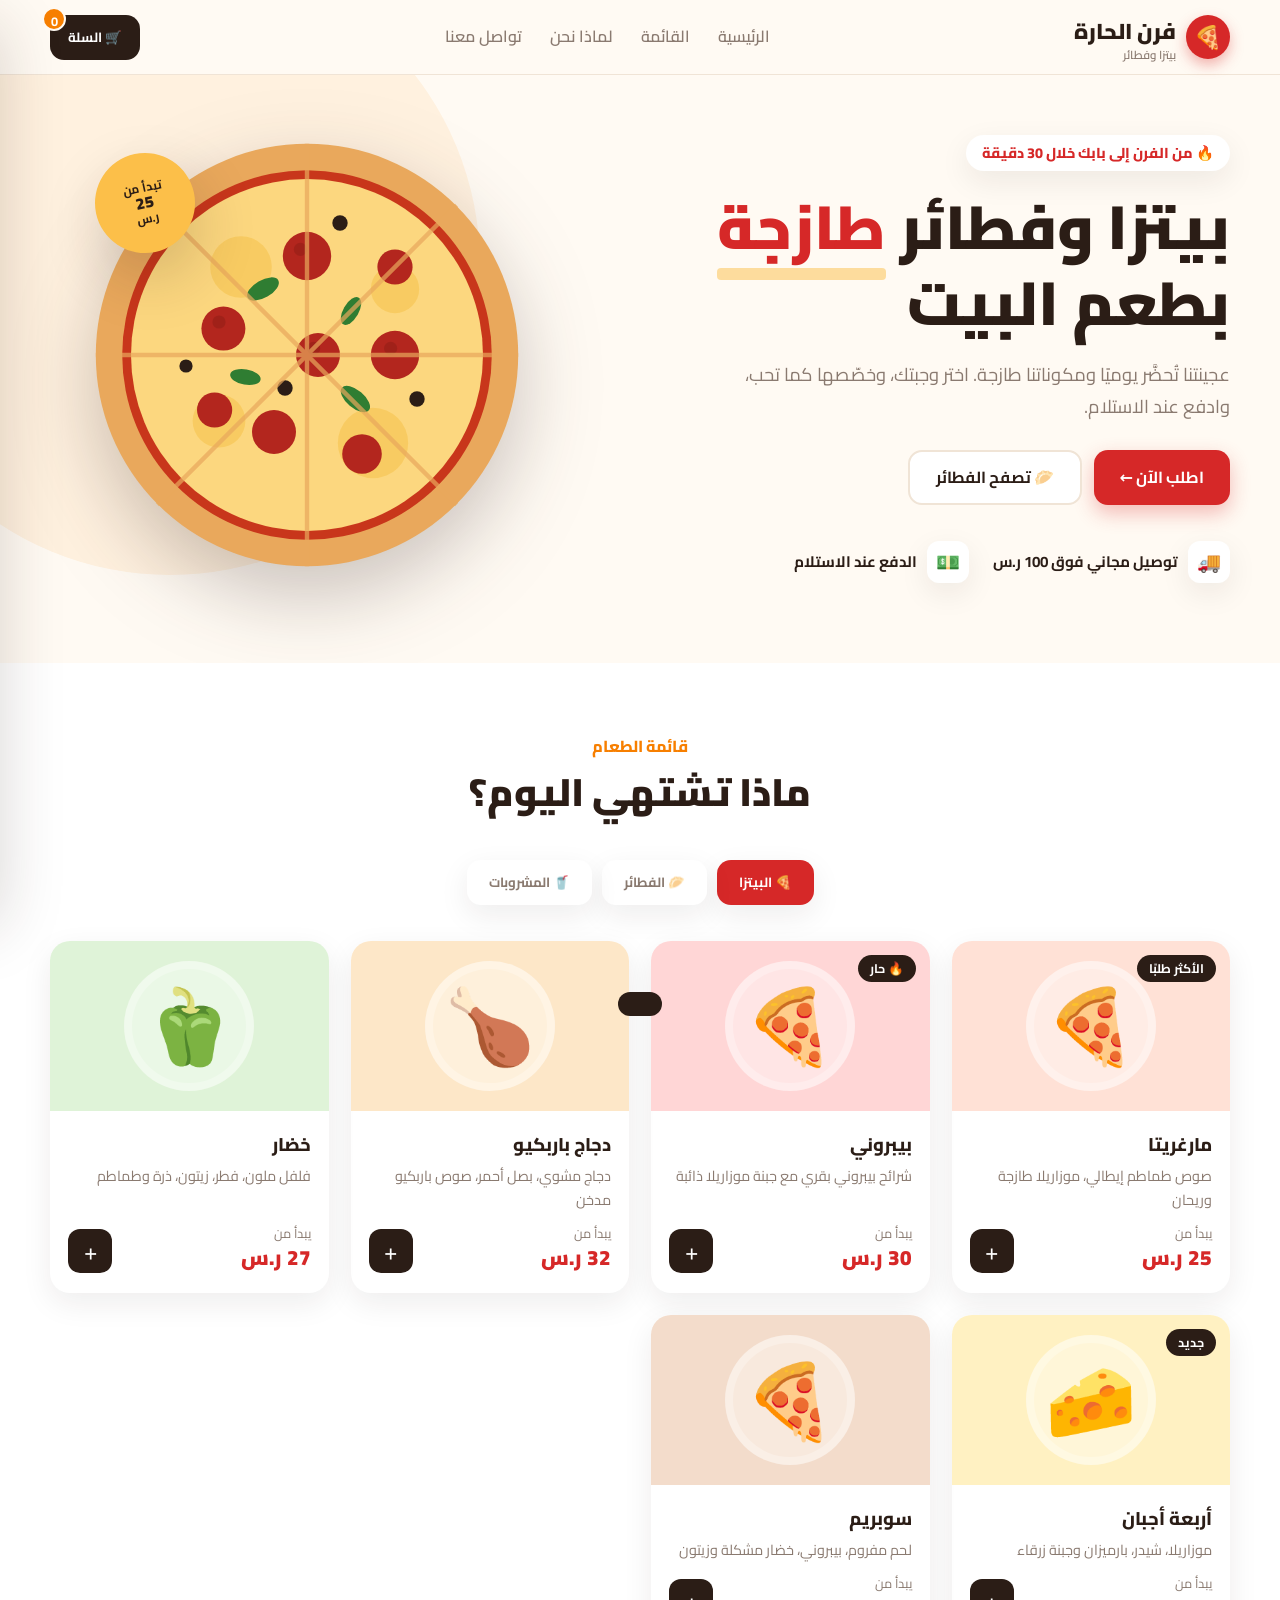
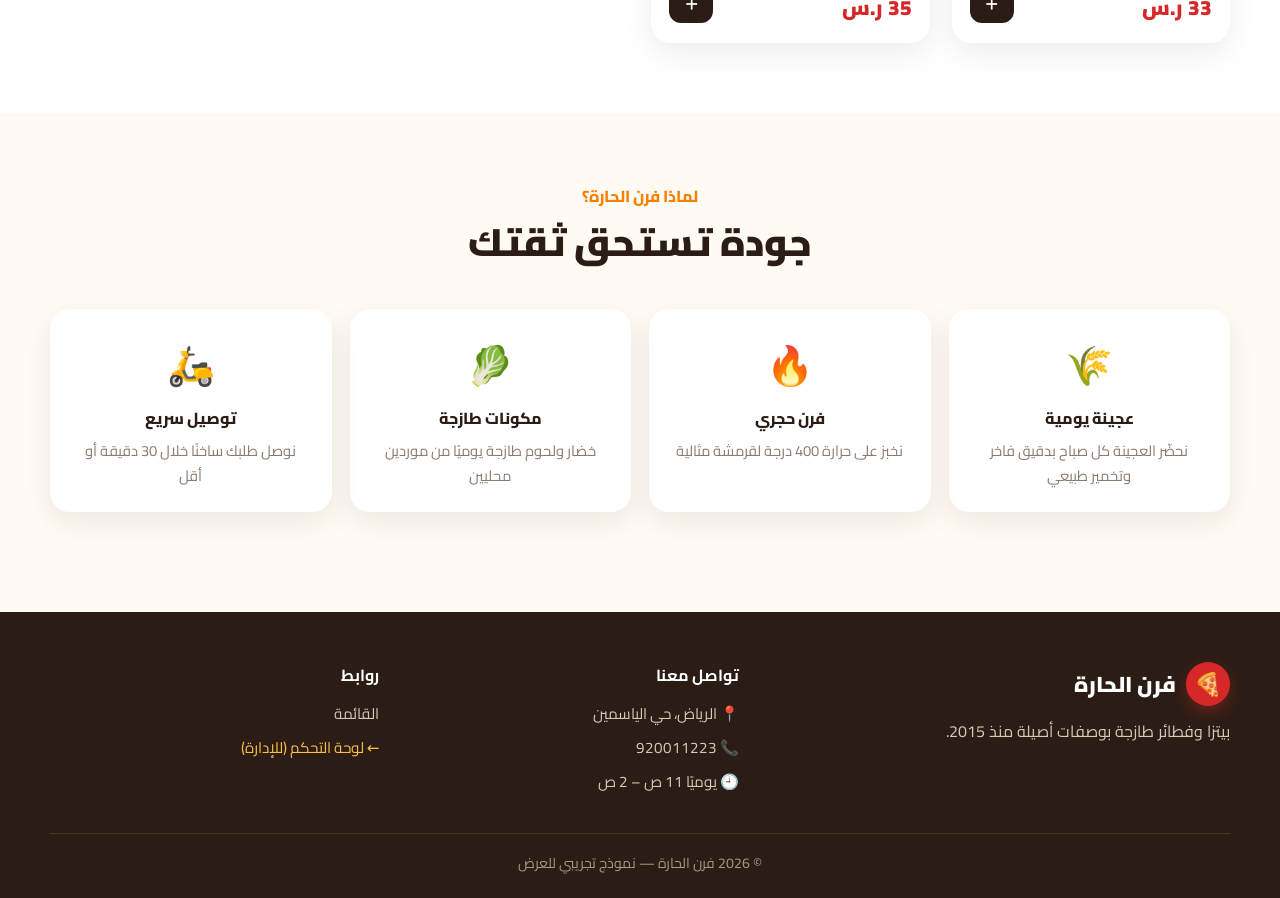
<file: pizza/index.html>
<!DOCTYPE html>
<html lang="ar" dir="rtl">
<head>
<meta charset="UTF-8">
<meta name="viewport" content="width=device-width, initial-scale=1.0">
<title>فرن الحارة | بيتزا وفطائر طازجة</title>
<meta name="description" content="اطلب بيتزا وفطائر طازجة من فرن الحارة، والدفع عند الاستلام.">
<link rel="icon" href="data:image/svg+xml,<svg xmlns='http://www.w3.org/2000/svg' viewBox='0 0 100 100'><text y='.9em' font-size='90'>🍕</text></svg>">
<link rel="preconnect" href="https://fonts.googleapis.com">
<link rel="preconnect" href="https://fonts.gstatic.com" crossorigin>
<link href="https://fonts.googleapis.com/css2?family=Cairo:wght@400;600;700;800;900&display=swap" rel="stylesheet">
<link rel="stylesheet" href="style.css">
</head>
<body>

<nav class="nav">
  <div class="container">
    <a href="#" class="logo"><span class="logo-mark">🍕</span><span>فرن الحارة<small>بيتزا وفطائر</small></span></a>
    <div class="nav-links">
      <a href="#top">الرئيسية</a><a href="#menu">القائمة</a><a href="#why">لماذا نحن</a><a href="#contact">تواصل معنا</a>
    </div>
    <button class="cart-btn" id="openCart">🛒 السلة <span class="cart-count" id="cartCount">0</span></button>
  </div>
</nav>

<header class="hero" id="top">
  <div class="container">
    <div>
      <span class="tag">🔥 من الفرن إلى بابك خلال 30 دقيقة</span>
      <h1>بيتزا وفطائر <em>طازجة</em><br>بطعم البيت</h1>
      <p>عجينتنا تُحضَّر يوميًا ومكوناتنا طازجة. اختر وجبتك، وخصّصها كما تحب، وادفع عند الاستلام.</p>
      <div class="hero-actions">
        <a href="#menu" class="btn btn-primary">اطلب الآن ←</a>
        <a href="#menu" class="btn btn-light" data-goto="pies">🥟 تصفح الفطائر</a>
      </div>
      <div class="perks">
        <div class="perk"><span>🚚</span>توصيل مجاني فوق 100 ر.س</div>
        <div class="perk"><span>💵</span>الدفع عند الاستلام</div>
      </div>
    </div>
    <div class="hero-art">
      <svg viewBox="0 0 200 200">
        <circle cx="100" cy="100" r="96" fill="#e9a85c"/>
        <circle cx="100" cy="100" r="84" fill="#c8361b"/>
        <circle cx="100" cy="100" r="80" fill="#fcd77f"/>
        <g fill="#f8c95b" opacity=".8"><circle cx="70" cy="60" r="14"/><circle cx="130" cy="140" r="16"/><circle cx="60" cy="130" r="12"/><circle cx="140" cy="70" r="11"/></g>
        <g fill="#b3261e"><circle cx="100" cy="55" r="11"/><circle cx="62" cy="88" r="10"/><circle cx="140" cy="100" r="11"/><circle cx="85" cy="135" r="10"/><circle cx="125" cy="145" r="9"/><circle cx="105" cy="100" r="10"/><circle cx="140" cy="60" r="8"/><circle cx="58" cy="125" r="8"/></g>
        <g fill="#8f1d16" opacity=".5"><circle cx="97" cy="52" r="3"/><circle cx="60" cy="85" r="3"/><circle cx="138" cy="97" r="3"/><circle cx="103" cy="97" r="3"/></g>
        <g fill="#2f7d32"><ellipse cx="80" cy="70" rx="8" ry="4" transform="rotate(-30 80 70)"/><ellipse cx="122" cy="120" rx="8" ry="4" transform="rotate(40 122 120)"/><ellipse cx="72" cy="110" rx="7" ry="3.5" transform="rotate(10 72 110)"/><ellipse cx="120" cy="80" rx="7" ry="3.5" transform="rotate(-60 120 80)"/></g>
        <g fill="#2b1d16"><circle cx="90" cy="115" r="3.5"/><circle cx="150" cy="120" r="3.5"/><circle cx="115" cy="40" r="3.5"/><circle cx="45" cy="105" r="3"/></g>
        <g stroke="#e9a85c" stroke-width="2" opacity=".7"><line x1="100" y1="4" x2="100" y2="196"/><line x1="4" y1="100" x2="196" y2="100"/><line x1="32" y1="32" x2="168" y2="168"/><line x1="168" y1="32" x2="32" y2="168"/></g>
      </svg>
      <div class="price-bubble"><div><small>تبدأ من</small>25<small>ر.س</small></div></div>
    </div>
  </div>
</header>

<section id="menu" style="background:#fff">
  <div class="container">
    <div class="section-head"><span>قائمة الطعام</span><h2>ماذا تشتهي اليوم؟</h2></div>
    <div class="tabs" id="tabs"></div>
    <div class="menu-grid" id="menuGrid"></div>
  </div>
</section>

<section id="why">
  <div class="container">
    <div class="section-head"><span>لماذا فرن الحارة؟</span><h2>جودة تستحق ثقتك</h2></div>
    <div class="features">
      <div class="feat"><div>🌾</div><h4>عجينة يومية</h4><p>نحضّر العجينة كل صباح بدقيق فاخر وتخمير طبيعي</p></div>
      <div class="feat"><div>🔥</div><h4>فرن حجري</h4><p>نخبز على حرارة 400 درجة لقرمشة مثالية</p></div>
      <div class="feat"><div>🥬</div><h4>مكونات طازجة</h4><p>خضار ولحوم طازجة يوميًا من موردين محليين</p></div>
      <div class="feat"><div>🛵</div><h4>توصيل سريع</h4><p>نوصل طلبك ساخنًا خلال 30 دقيقة أو أقل</p></div>
    </div>
  </div>
</section>

<footer id="contact">
  <div class="container">
    <div class="foot-grid">
      <div><a class="logo"><span class="logo-mark">🍕</span><span>فرن الحارة</span></a><p style="margin-top:12px;max-width:320px">بيتزا وفطائر طازجة بوصفات أصيلة منذ 2015.</p></div>
      <div><h4>تواصل معنا</h4><ul><li>📍 الرياض، حي الياسمين</li><li>📞 920011223</li><li>🕘 يوميًا 11 ص – 2 ص</li></ul></div>
      <div><h4>روابط</h4><ul><li><a href="#menu">القائمة</a></li><li><a href="admin.html" style="color:var(--yellow)">← لوحة التحكم (للإدارة)</a></li></ul></div>
    </div>
    <div class="copy">© 2026 فرن الحارة — نموذج تجريبي للعرض</div>
  </div>
</footer>

<div class="backdrop" id="backdrop"></div>

<!-- Item modal -->
<div class="modal" id="itemModal">
  <button class="close" data-close>✕</button>
  <div class="modal-scroll" id="itemBody"></div>
  <div class="m-foot">
    <div class="qty"><button id="qMinus">−</button><b id="qVal">1</b><button id="qPlus">+</button></div>
    <button class="btn btn-primary" id="addToCart"><span>أضف للسلة</span><span id="itemTotal"></span></button>
  </div>
</div>

<!-- Cart drawer -->
<aside class="drawer" id="drawer">
  <div class="d-head"><h3>🛒 سلة الطلبات</h3><button class="close" style="position:static" data-close>✕</button></div>
  <div class="d-body" id="cartBody"></div>
  <div class="d-foot" id="cartFoot"></div>
</aside>

<!-- Checkout -->
<div class="modal" id="checkout">
  <button class="close" data-close>✕</button>
  <div class="co-steps"><span class="on"></span><span id="co2"></span></div>
  <div class="modal-scroll"><div class="m-body" id="coBody"></div></div>
  <div class="m-foot"><button class="btn btn-light" id="coBack" style="flex:0">→ رجوع</button><button class="btn btn-primary" id="coNext" style="justify-content:center">متابعة ←</button></div>
</div>

<!-- Success -->
<div class="success" id="success"><div class="s-card" id="sCard"></div></div>

<div class="toast" id="toast"></div>
<script src="data.js"></script>
<script src="app.js"></script>
</body>
</html>
</file>
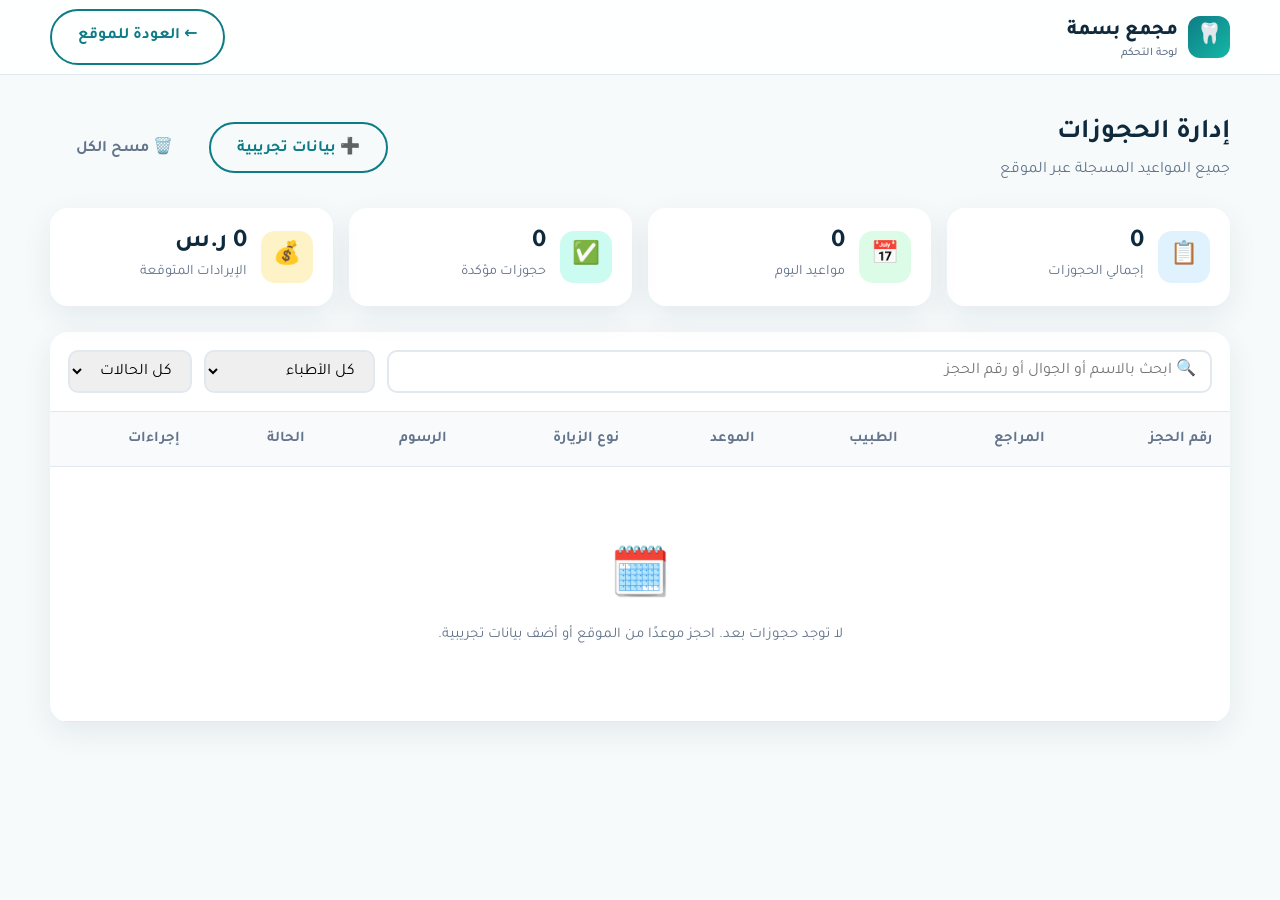
<file: dental-demo/admin.html>
<!DOCTYPE html>
<html lang="ar" dir="rtl">
<head>
<meta charset="UTF-8">
<meta name="viewport" content="width=device-width, initial-scale=1.0">
<title>لوحة التحكم | مجمع بسمة</title>
<link rel="icon" href="data:image/svg+xml,<svg xmlns='http://www.w3.org/2000/svg' viewBox='0 0 100 100'><text y='.9em' font-size='90'>🦷</text></svg>">
<link rel="preconnect" href="https://fonts.googleapis.com">
<link rel="preconnect" href="https://fonts.gstatic.com" crossorigin>
<link href="https://fonts.googleapis.com/css2?family=Tajawal:wght@400;500;700;800&display=swap" rel="stylesheet">
<link rel="stylesheet" href="style.css">
</head>
<body>
<nav class="nav">
  <div class="container">
    <a href="index.html" class="logo"><span class="logo-mark">🦷</span><span>مجمع بسمة<small>لوحة التحكم</small></span></a>
    <a href="index.html" class="btn btn-outline">← العودة للموقع</a>
  </div>
</nav>

<main class="container">
  <div class="admin-head">
    <div><h1>إدارة الحجوزات</h1><p style="color:var(--muted)">جميع المواعيد المسجلة عبر الموقع</p></div>
    <div style="display:flex;gap:10px;flex-wrap:wrap">
      <button class="btn btn-outline" id="seed">➕ بيانات تجريبية</button>
      <button class="btn btn-ghost" id="clear">🗑️ مسح الكل</button>
    </div>
  </div>

  <div class="kpis" id="kpis"></div>

  <div class="table-card">
    <div class="table-tools">
      <input id="q" placeholder="🔍 ابحث بالاسم أو الجوال أو رقم الحجز">
      <select id="fDoc"><option value="">كل الأطباء</option></select>
      <select id="fStatus"><option value="">كل الحالات</option><option value="confirmed">مؤكد</option><option value="done">مكتمل</option><option value="cancelled">ملغي</option></select>
    </div>
    <div class="tbl-scroll"><table>
      <thead><tr><th>رقم الحجز</th><th>المراجع</th><th>الطبيب</th><th>الموعد</th><th>نوع الزيارة</th><th>الرسوم</th><th>الحالة</th><th>إجراءات</th></tr></thead>
      <tbody id="rows"></tbody>
    </table></div>
  </div>
</main>
<div class="toast" id="toast"></div>

<script src="data.js"></script>
<script>
const $ = s => document.querySelector(s);
const ST = { confirmed: 'مؤكد', done: 'مكتمل', cancelled: 'ملغي' };
$('#fDoc').innerHTML += DOCTORS.map(d => `<option value="${d.id}">${d.name}</option>`).join('');

function render() {
  const all = loadBookings();
  const today = isoDate(new Date());
  const revenue = all.filter(b => b.status !== 'cancelled').reduce((s, b) => s + b.fee, 0);
  $('#kpis').innerHTML = [
    ['📋', '#e0f2fe', all.length, 'إجمالي الحجوزات'],
    ['📅', '#dcfce7', all.filter(b => b.date === today && b.status !== 'cancelled').length, 'مواعيد اليوم'],
    ['✅', '#ccfbf1', all.filter(b => b.status === 'confirmed').length, 'حجوزات مؤكدة'],
    ['💰', '#fef3c7', revenue.toLocaleString('en') + ' ر.س', 'الإيرادات المتوقعة']
  ].map(([i, bg, v, l]) => `<div class="kpi"><span class="ic" style="background:${bg}">${i}</span><div><b>${v}</b><span>${l}</span></div></div>`).join('');

  const q = $('#q').value.trim(), fd = $('#fDoc').value, fs = $('#fStatus').value;
  const list = all.filter(b => (!q || [b.name, b.phone, b.code].some(x => x.includes(q))) && (!fd || b.doc == fd) && (!fs || b.status === fs));
  $('#rows').innerHTML = list.length ? list.map(b => {
    const d = docById(b.doc);
    return `<tr>
      <td><b dir="ltr">${b.code}</b></td>
      <td><b>${b.name}</b><br><small style="color:var(--muted)" dir="ltr">${b.phone}</small></td>
      <td>${d.name}<br><small style="color:var(--muted)">${specById(d.spec).name}</small></td>
      <td>${fmtDate(b.date, { weekday: 'short', day: 'numeric', month: 'short' })}<br><small style="color:var(--muted)">${fmtTime(b.time)}</small></td>
      <td>${b.type}</td><td>${b.fee} ر.س</td>
      <td><span class="status st-${b.status}">${ST[b.status]}</span></td>
      <td style="white-space:nowrap">${b.status === 'confirmed'
        ? `<button class="icon-btn ok" data-a="done" data-c="${b.code}">إتمام</button> <button class="icon-btn no" data-a="cancelled" data-c="${b.code}">إلغاء</button>`
        : '—'}</td></tr>`;
  }).join('') : `<tr><td colspan="8"><div class="empty"><div>🗓️</div><p>لا توجد حجوزات بعد. احجز موعدًا من الموقع أو أضف بيانات تجريبية.</p></div></td></tr>`;
}

$('#rows').onclick = e => {
  const b = e.target.closest('[data-a]'); if (!b) return;
  saveBookings(loadBookings().map(x => x.code === b.dataset.c ? { ...x, status: b.dataset.a } : x));
  toast(b.dataset.a === 'done' ? 'تم تحديث الحجز كمكتمل' : 'تم إلغاء الحجز'); render();
};
['#q', '#fDoc', '#fStatus'].forEach(s => $(s).addEventListener('input', render));

$('#seed').onclick = () => {
  const names = ['أحمد السبيعي', 'منى القرني', 'سلطان العنزي', 'لمى الحربي', 'تركي الشمري', 'جود العمري', 'ياسر البقمي', 'دانة الرشيد'];
  const types = ['كشف أول مرة', 'متابعة', 'حالة طارئة'];
  const now = new Date();
  const demo = names.map((n, i) => {
    const d = DOCTORS[i % DOCTORS.length];
    const day = new Date(now.getFullYear(), now.getMonth(), now.getDate() + (i % 4));
    if (day.getDay() === 5) day.setDate(day.getDate() + 1);
    const t = [...SLOTS.morning, ...SLOTS.evening][(i * 5) % 18];
    return { code: 'BS-' + (482100 + i * 137), doc: d.id, spec: d.spec, date: isoDate(day), time: t, name: n,
      phone: '05' + String(51234567 + i * 1111111).slice(0, 8), type: types[i % 3], insurance: 'بدون تأمين', fee: d.fee,
      status: i === 2 ? 'cancelled' : i === 5 ? 'done' : 'confirmed', createdAt: now.toISOString() };
  });
  saveBookings([...loadBookings(), ...demo]); toast('تمت إضافة 8 حجوزات تجريبية'); render();
};
$('#clear').onclick = () => { if (confirm('هل تريد حذف جميع الحجوزات؟')) { saveBookings([]); render(); } };
function toast(m) { const t = $('#toast'); t.textContent = m; t.classList.add('show'); setTimeout(() => t.classList.remove('show'), 2200); }
render();
</script>
</body>
</html>
</file>
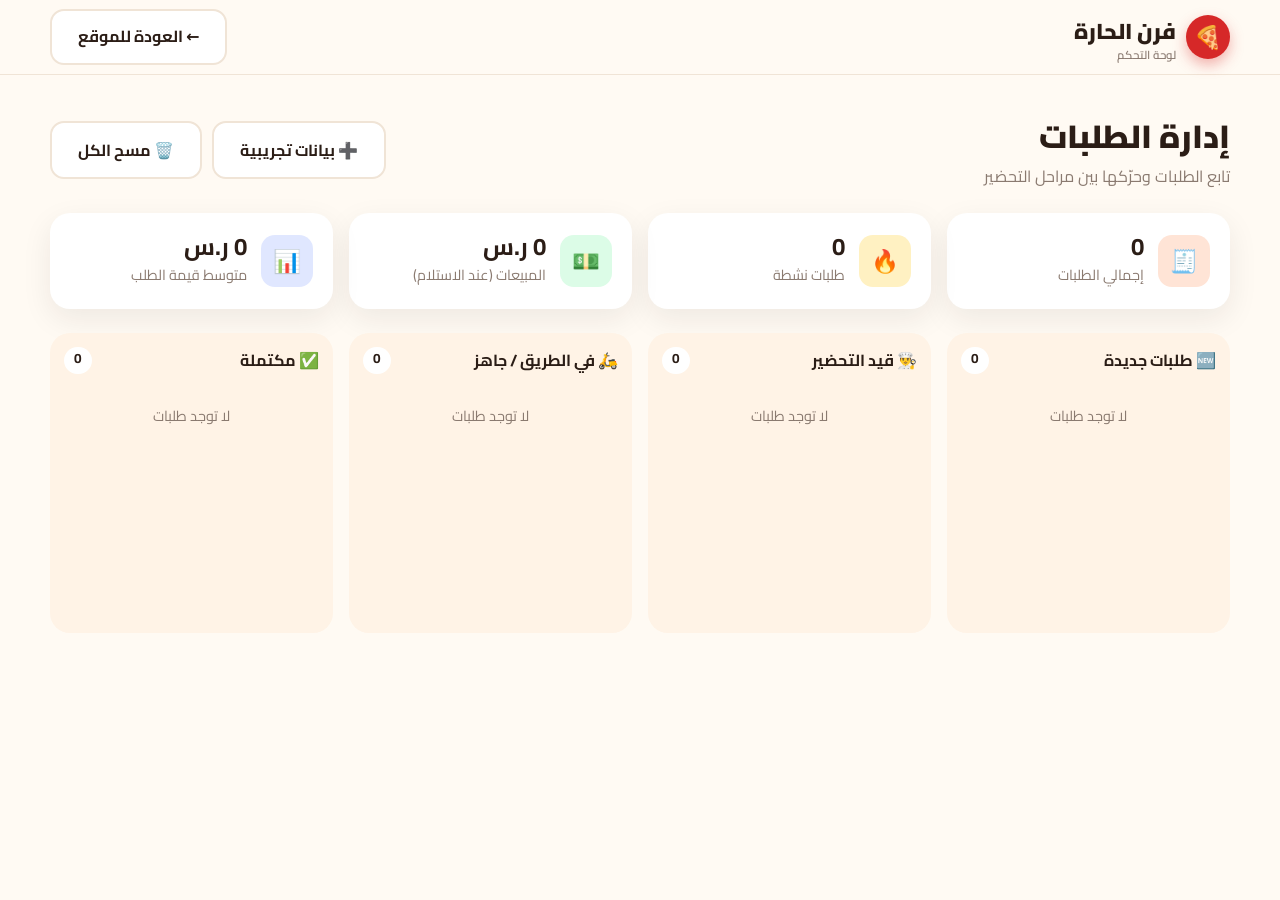
<file: pizza-demo/admin.html>
<!DOCTYPE html>
<html lang="ar" dir="rtl">
<head>
<meta charset="UTF-8">
<meta name="viewport" content="width=device-width, initial-scale=1.0">
<title>لوحة التحكم | فرن الحارة</title>
<link rel="icon" href="data:image/svg+xml,<svg xmlns='http://www.w3.org/2000/svg' viewBox='0 0 100 100'><text y='.9em' font-size='90'>🍕</text></svg>">
<link rel="preconnect" href="https://fonts.googleapis.com">
<link rel="preconnect" href="https://fonts.gstatic.com" crossorigin>
<link href="https://fonts.googleapis.com/css2?family=Cairo:wght@400;600;700;800;900&display=swap" rel="stylesheet">
<link rel="stylesheet" href="style.css">
</head>
<body>
<nav class="nav">
  <div class="container">
    <a href="index.html" class="logo"><span class="logo-mark">🍕</span><span>فرن الحارة<small>لوحة التحكم</small></span></a>
    <a href="index.html" class="btn btn-light">← العودة للموقع</a>
  </div>
</nav>
<main class="container">
  <div class="admin-head">
    <div><h1>إدارة الطلبات</h1><p style="color:var(--muted)">تابع الطلبات وحرّكها بين مراحل التحضير</p></div>
    <div style="display:flex;gap:10px;flex-wrap:wrap"><button class="btn btn-light" id="seed">➕ بيانات تجريبية</button><button class="btn btn-light" id="clear">🗑️ مسح الكل</button></div>
  </div>
  <div class="kpis" id="kpis"></div>
  <div class="board" id="board"></div>
</main>
<div class="toast" id="toast"></div>
<script src="data.js"></script>
<script>
const $ = s => document.querySelector(s);
const COLS = [
  { id: 'new', name: '🆕 طلبات جديدة', next: 'قبول وبدء التحضير' },
  { id: 'prep', name: '👨‍🍳 قيد التحضير', next: 'جاهز / خرج للتوصيل' },
  { id: 'way', name: '🛵 في الطريق / جاهز', next: 'تم التسليم' },
  { id: 'done', name: '✅ مكتملة' }
];
const ago = iso => { const m = Math.round((Date.now() - new Date(iso)) / 60000); return m < 1 ? 'الآن' : m < 60 ? `منذ ${m} د` : `منذ ${Math.floor(m / 60)} س`; };

function render() {
  const orders = store.get(ORDERS_KEY, []);
  const sales = orders.reduce((s, o) => s + o.total, 0);
  $('#kpis').innerHTML = [
    ['🧾', '#ffe4d6', orders.length, 'إجمالي الطلبات'],
    ['🔥', '#fff1c2', orders.filter(o => o.status !== 'done').length, 'طلبات نشطة'],
    ['💵', '#dcfce7', money(sales), 'المبيعات (عند الاستلام)'],
    ['📊', '#e0e7ff', money(orders.length ? Math.round(sales / orders.length) : 0), 'متوسط قيمة الطلب']
  ].map(([i, bg, v, l]) => `<div class="kpi"><span class="ic" style="background:${bg}">${i}</span><div><b>${v}</b><span>${l}</span></div></div>`).join('');

  $('#board').innerHTML = COLS.map(c => {
    const list = orders.filter(o => o.status === c.id);
    return `<div class="col"><h3>${c.name}<span>${list.length}</span></h3>${list.map(o => `
      <div class="o-card">
        <div class="top"><span dir="ltr">${o.no}</span><em>${money(o.total)}</em></div>
        <ul>${o.items.map(i => `<li>${i.qty}× ${i.name} <small>(${i.desc})</small></li>`).join('')}</ul>
        <div class="meta">👤 ${o.name} · <span dir="ltr">${o.phone}</span><br>${o.type === 'delivery' ? `🛵 حي ${o.district}` : '🏪 استلام من الفرع'} · 💵 عند الاستلام · ${ago(o.createdAt)}</div>
        ${c.next ? `<button class="act" data-no="${o.no}">${c.next} ←</button>` : ''}
      </div>`).join('') || '<p style="color:var(--muted);text-align:center;font-size:.9rem;margin-top:30px">لا توجد طلبات</p>'}</div>`;
  }).join('');
}
$('#board').onclick = e => {
  const b = e.target.closest('[data-no]'); if (!b) return;
  const order = ['new', 'prep', 'way', 'done'];
  store.set(ORDERS_KEY, store.get(ORDERS_KEY, []).map(o => o.no === b.dataset.no ? { ...o, status: order[order.indexOf(o.status) + 1] } : o));
  toast('تم تحديث حالة الطلب'); render();
};
$('#seed').onclick = () => {
  const names = ['عبدالرحمن', 'نوف', 'فيصل', 'ريما', 'بندر', 'هند', 'مشعل'];
  const st = ['new', 'new', 'prep', 'prep', 'way', 'done', 'done'];
  const demo = names.map((n, i) => {
    const a = MENU[i * 2 % MENU.length], b = MENU[(i * 3 + 7) % MENU.length];
    const items = [{ name: a.name, qty: 1 + i % 2, desc: SIZE_LABELS[a.cat][1].n, price: a.prices[1] * (1 + i % 2) }, { name: b.name, qty: 1, desc: SIZE_LABELS[b.cat][2].n, price: b.prices[2] }];
    const sub = items.reduce((s, x) => s + x.price, 0), del = i % 3 === 2 || sub >= FREE_DELIVERY ? 0 : DELIVERY_FEE;
    return { no: '#' + (40210 + i * 17), type: i % 3 === 2 ? 'pickup' : 'delivery', name: n, phone: '05' + (55500000 + i * 12345), district: DISTRICTS[i % DISTRICTS.length],
      address: 'شارع ' + (i + 3), items, sub, del, total: sub + del, status: st[i], createdAt: new Date(Date.now() - i * 9 * 60000).toISOString() };
  });
  store.set(ORDERS_KEY, [...store.get(ORDERS_KEY, []), ...demo]); toast('تمت إضافة 7 طلبات تجريبية'); render();
};
$('#clear').onclick = () => { if (confirm('هل تريد حذف جميع الطلبات؟')) { store.set(ORDERS_KEY, []); render(); } };
function toast(m) { const t = $('#toast'); t.textContent = m; t.classList.add('show'); setTimeout(() => t.classList.remove('show'), 2200); }
render(); setInterval(render, 30000);
</script>
</body>
</html>
</file>
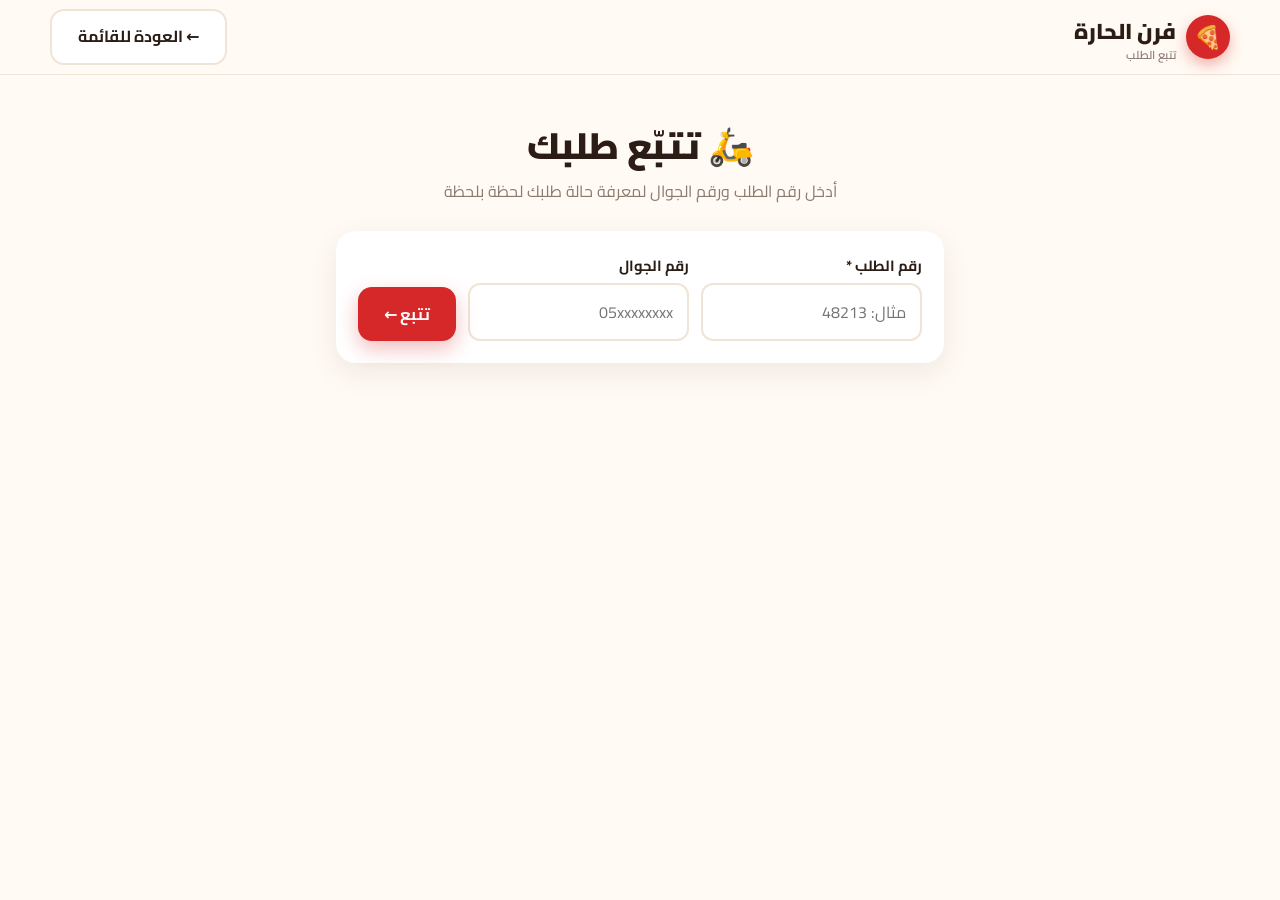
<file: pizza-demo/track.html>
<!DOCTYPE html>
<html lang="ar" dir="rtl">
<head>
<meta charset="UTF-8">
<meta name="viewport" content="width=device-width, initial-scale=1.0">
<title>تتبع طلبك | فرن الحارة</title>
<link rel="icon" href="data:image/svg+xml,<svg xmlns='http://www.w3.org/2000/svg' viewBox='0 0 100 100'><text y='.9em' font-size='90'>🍕</text></svg>">
<link rel="preconnect" href="https://fonts.googleapis.com">
<link rel="preconnect" href="https://fonts.gstatic.com" crossorigin>
<link href="https://fonts.googleapis.com/css2?family=Cairo:wght@400;600;700;800;900&display=swap" rel="stylesheet">
<link rel="stylesheet" href="style.css">
<style>
.track-page{max-width:640px;margin:40px auto 60px;padding:0 16px}
.track-head{text-align:center;margin-bottom:26px}
.track-head h1{color:var(--dark);font-weight:900;font-size:clamp(1.7rem,4vw,2.3rem)}
.track-head p{color:var(--muted)}
.search{background:#fff;border-radius:var(--radius);box-shadow:var(--shadow);padding:22px;display:grid;grid-template-columns:1fr 1fr auto;gap:12px;align-items:end}
.search .field input{width:100%}
@media(max-width:600px){.search{grid-template-columns:1fr}}
.result{margin-top:22px}
.status-card{background:#fff;border-radius:24px;box-shadow:var(--shadow-lg);padding:28px 24px;animation:pop .35s}
.st-top{display:flex;justify-content:space-between;align-items:center;flex-wrap:wrap;gap:10px;margin-bottom:6px}
.st-top .order-no{margin:0;font-size:1.2rem}
.badge-st{padding:6px 16px;border-radius:999px;font-weight:800;font-size:.95rem}
.b-new{background:#fff1c2;color:#92400e}.b-prep{background:#ffe4d6;color:#c2410c}.b-way{background:#dbeafe;color:#1d4ed8}.b-done{background:#dcfce7;color:#15803d}
.st-msg{color:var(--dark);font-weight:700;font-size:1.15rem;margin:14px 0 4px}
.st-sub{color:var(--muted);font-size:.95rem}
.track{margin:26px 0}
.track .t.cur span{border-color:var(--orange);background:#fff7ed;animation:pulse 1.4s infinite}
.track .t.cur{color:var(--dark)}
.bar-line{height:6px;background:var(--line);border-radius:9px;overflow:hidden;margin:-4px 0 22px}
.bar-line i{display:block;height:100%;background:linear-gradient(90deg,var(--orange),var(--red));transition:.6s}
.info-grid{margin-top:16px}
.refresh{display:flex;align-items:center;justify-content:center;gap:8px;color:var(--muted);font-size:.85rem;margin-top:16px}
.dot-live{width:8px;height:8px;border-radius:50%;background:var(--ok);animation:pulse 1.4s infinite}
.not-found{background:#fff;border-radius:var(--radius);box-shadow:var(--shadow);padding:34px 20px;text-align:center;color:var(--muted)}
.not-found div{font-size:3rem}
.recent{margin-top:18px;text-align:center;color:var(--muted);font-size:.9rem}
.recent button{background:var(--cream-2);color:var(--dark);font-weight:700;padding:4px 12px;border-radius:999px;margin:4px;direction:ltr}
</style>
</head>
<body>
<nav class="nav">
  <div class="container">
    <a href="index.html" class="logo"><span class="logo-mark">🍕</span><span>فرن الحارة<small>تتبع الطلب</small></span></a>
    <a href="index.html" class="btn btn-light">← العودة للقائمة</a>
  </div>
</nav>

<main class="track-page">
  <div class="track-head">
    <h1>🛵 تتبّع طلبك</h1>
    <p>أدخل رقم الطلب ورقم الجوال لمعرفة حالة طلبك لحظة بلحظة</p>
  </div>

  <form class="search" id="searchForm" novalidate>
    <div class="field"><label>رقم الطلب *</label><input id="qNo" placeholder="مثال: 48213" inputmode="numeric" dir="ltr" style="text-align:right"><span class="msg">أدخل رقم الطلب</span></div>
    <div class="field"><label>رقم الجوال</label><input id="qPhone" placeholder="05xxxxxxxx" maxlength="10" inputmode="numeric" dir="ltr" style="text-align:right"><span class="msg">رقم الجوال لا يطابق الطلب</span></div>
    <button class="btn btn-primary" type="submit">تتبع ←</button>
  </form>

  <div class="recent" id="recent"></div>
  <div class="result" id="result"></div>
</main>

<div class="toast" id="toast"></div>
<script src="data.js"></script>
<script>
const $ = s => document.querySelector(s);
const STEPS = {
  delivery: [['new','✅','تم استلام الطلب'],['prep','👨‍🍳','قيد التحضير'],['way','🛵','في الطريق إليك'],['done','🏠','تم التسليم']],
  pickup:   [['new','✅','تم استلام الطلب'],['prep','👨‍🍳','قيد التحضير'],['way','🛍️','جاهز للاستلام'],['done','🏪','تم الاستلام']]
};
const MSG = {
  delivery: { new: 'استلمنا طلبك وسيبدأ التحضير خلال لحظات', prep: 'طهاتنا يحضّرون طلبك الآن في الفرن 🔥', way: 'المندوب في الطريق إليك، جهّز المبلغ للدفع عند الاستلام', done: 'تم تسليم طلبك، بالعافية! 😋' },
  pickup:   { new: 'استلمنا طلبك وسيبدأ التحضير خلال لحظات', prep: 'طهاتنا يحضّرون طلبك الآن في الفرن 🔥', way: 'طلبك جاهز! تفضّل باستلامه من الفرع', done: 'تم استلام طلبك، بالعافية! 😋' }
};
const ORDER = ['new','prep','way','done'];
const clean = v => String(v || '').replace(/\D/g, '');
let current = null;

$('#qNo').addEventListener('input', e => e.target.value = clean(e.target.value));
$('#qPhone').addEventListener('input', e => e.target.value = clean(e.target.value));

function find(no, phone) {
  const o = store.get(ORDERS_KEY, []).find(x => clean(x.no) === no);
  if (!o) return { err: 'notfound' };
  if (phone && clean(o.phone) !== phone) return { err: 'phone' };
  return { o };
}

function render() {
  if (!current) return;
  const { o, err } = find(current.no, current.phone);
  document.querySelectorAll('.field').forEach(f => f.classList.remove('err'));
  if (err === 'phone') { $('#qPhone').parentElement.classList.add('err'); $('#result').innerHTML = ''; return; }
  if (err) {
    $('#result').innerHTML = `<div class="not-found"><div>🔍</div><h3 style="color:var(--dark)">لم نجد طلبًا بهذا الرقم</h3><p>تأكد من رقم الطلب الظاهر في صفحة تأكيد الطلب</p></div>`;
    return;
  }
  const type = o.type === 'pickup' ? 'pickup' : 'delivery';
  const idx = Math.max(0, ORDER.indexOf(o.status));
  const steps = STEPS[type];
  const badge = steps[idx][2];
  const mins = type === 'delivery' ? 35 : 20;
  const eta = new Date(new Date(o.createdAt).getTime() + mins * 60000).toLocaleTimeString('ar-u-nu-latn', { hour: 'numeric', minute: '2-digit' });
  const placed = new Date(o.createdAt).toLocaleTimeString('ar-u-nu-latn', { hour: 'numeric', minute: '2-digit' });
  const html = `
    <div class="status-card">
      <div class="st-top"><span class="order-no">${o.no}</span><span class="badge-st b-${ORDER[idx]}">${badge}</span></div>
      <p class="st-msg">${MSG[type][ORDER[idx]]}</p>
      <p class="st-sub">${idx < 3 ? `${type === 'delivery' ? '⏱️ الوصول المتوقع' : '⏱️ جاهز تقريبًا'}: ${eta}` : `🕘 وقت الطلب: ${placed}`}</p>
      <div class="track">${steps.map((s, i) => `<div class="t ${i < idx || ORDER[idx] === 'done' ? 'on' : ''} ${i === idx && ORDER[idx] !== 'done' ? 'cur' : ''}"><span>${s[1]}</span>${s[2]}</div>`).join('')}</div>
      <div class="bar-line"><i style="width:${(idx + 1) / 4 * 100}%"></i></div>
      <div class="review-list">${o.items.map(i => `<div class="r"><span>${i.qty}× ${i.name} <small style="color:var(--muted)">(${i.desc})</small></span><b>${money(i.price)}</b></div>`).join('')}</div>
      <div class="info-grid">
        <div><small>الاسم</small><b>${o.name}</b></div>
        <div><small>الاستلام</small><b>${type === 'delivery' ? '🛵 توصيل' + (o.district ? ' – حي ' + o.district : '') : '🏪 من الفرع'}</b></div>
        <div><small>الدفع</small><b>💵 عند الاستلام</b></div>
        <div><small>المبلغ المستحق</small><b style="color:var(--red)">${money(o.total)}</b></div>
      </div>
      ${idx < 3 ? '<div class="refresh"><span class="dot-live"></span>يتم تحديث الحالة تلقائيًا</div>' : ''}
    </div>`;
  if (html !== render.last) { $('#result').innerHTML = html; render.last = html; }
}

$('#searchForm').addEventListener('submit', e => {
  e.preventDefault();
  const no = clean($('#qNo').value), phone = clean($('#qPhone').value);
  $('#qNo').parentElement.classList.toggle('err', !no);
  if (!no) return;
  current = { no, phone };
  history.replaceState(null, '', '?no=' + no);
  render();
});

// Recent orders on this device (handy for the demo)
const recent = store.get(ORDERS_KEY, []).slice(0, 3);
if (recent.length) $('#recent').innerHTML = 'طلباتك الأخيرة: ' + recent.map(o => `<button data-no="${clean(o.no)}">${o.no}</button>`).join('');
$('#recent').onclick = e => { const b = e.target.closest('[data-no]'); if (!b) return; $('#qNo').value = b.dataset.no; $('#qPhone').value = ''; $('#searchForm').requestSubmit(); };

// Open directly from the success screen: track.html?no=12345
const pre = clean(new URLSearchParams(location.search).get('no'));
if (pre) { $('#qNo').value = pre; current = { no: pre, phone: '' }; render(); }

// Live updates: status changes from the admin page (other tab) or every 5s
window.addEventListener('storage', e => { if (e.key === ORDERS_KEY) render(); });
setInterval(render, 5000);
</script>
</body>
</html>
</file>
<file: dental-demo/style.css>
:root{
  --primary:#0e7c86;--primary-2:#14b8a6;--primary-soft:#e6f6f5;
  --dark:#0f2a3d;--text:#334155;--muted:#64748b;--line:#e2e8f0;
  --bg:#f6fafb;--card:#ffffff;--danger:#e11d48;--warn:#f59e0b;--ok:#16a34a;
  --radius:18px;--shadow:0 10px 30px rgba(15,42,61,.08);--shadow-lg:0 25px 60px rgba(15,42,61,.16);
}
*{box-sizing:border-box;margin:0;padding:0}
html{scroll-behavior:smooth}
body{font-family:'Tajawal',system-ui,sans-serif;background:var(--bg);color:var(--text);line-height:1.7;-webkit-font-smoothing:antialiased}
a{color:inherit;text-decoration:none}
button{font-family:inherit;cursor:pointer;border:none;background:none}
input,select,textarea{font-family:inherit;font-size:1rem}
.container{width:min(1180px,100% - 32px);margin-inline:auto}
.btn{display:inline-flex;align-items:center;justify-content:center;gap:8px;padding:12px 26px;border-radius:999px;font-weight:700;font-size:1rem;transition:.25s}
.btn-primary{background:linear-gradient(135deg,var(--primary),var(--primary-2));color:#fff;box-shadow:0 8px 20px rgba(14,124,134,.3)}
.btn-primary:hover{transform:translateY(-2px);box-shadow:0 12px 28px rgba(14,124,134,.4)}
.btn-outline{border:2px solid var(--primary);color:var(--primary)}
.btn-outline:hover{background:var(--primary);color:#fff}
.btn-ghost{color:var(--muted)}
.btn-ghost:hover{color:var(--dark)}
.btn:disabled{opacity:.45;cursor:not-allowed;transform:none!important;box-shadow:none}

/* NAV */
.nav{position:sticky;top:0;z-index:50;background:rgba(255,255,255,.85);backdrop-filter:blur(14px);border-bottom:1px solid var(--line)}
.nav .container{display:flex;align-items:center;justify-content:space-between;height:74px}
.logo{display:flex;align-items:center;gap:10px;font-weight:800;font-size:1.25rem;color:var(--dark)}
.logo-mark{width:42px;height:42px;border-radius:12px;background:linear-gradient(135deg,var(--primary),var(--primary-2));display:grid;place-items:center;color:#fff}
.logo small{display:block;font-size:.72rem;font-weight:500;color:var(--muted);line-height:1}
.nav-links{display:flex;gap:28px;font-weight:500}
.nav-links a{color:var(--muted);transition:.2s}
.nav-links a:hover{color:var(--primary)}
@media(max-width:860px){.nav-links{display:none}.nav .btn{padding:10px 18px;font-size:.9rem}}

/* HERO */
.hero{padding:70px 0 90px;background:radial-gradient(circle at 15% 20%,#d7f3f0 0,transparent 45%),radial-gradient(circle at 90% 80%,#e0f2fe 0,transparent 40%)}
.hero .container{display:grid;grid-template-columns:1.1fr .9fr;gap:50px;align-items:center}
.badge{display:inline-flex;align-items:center;gap:8px;background:#fff;border:1px solid var(--line);padding:6px 16px;border-radius:999px;font-size:.9rem;color:var(--primary);font-weight:700;box-shadow:var(--shadow)}
.hero h1{font-size:clamp(2rem,4.5vw,3.3rem);line-height:1.3;color:var(--dark);margin:20px 0 16px;font-weight:800}
.hero h1 span{background:linear-gradient(135deg,var(--primary),var(--primary-2));-webkit-background-clip:text;background-clip:text;color:transparent}
.hero p{font-size:1.15rem;color:var(--muted);max-width:520px}
.hero-actions{display:flex;gap:14px;margin-top:30px;flex-wrap:wrap}
.stats{display:flex;gap:36px;margin-top:44px;flex-wrap:wrap}
.stats b{display:block;font-size:1.8rem;color:var(--dark);font-weight:800}
.stats span{color:var(--muted);font-size:.95rem}
.hero-visual{position:relative;aspect-ratio:1/1;max-width:440px;margin-inline:auto;width:100%}
.hero-circle{position:absolute;inset:8%;border-radius:50%;background:linear-gradient(145deg,var(--primary),var(--primary-2));box-shadow:var(--shadow-lg);display:grid;place-items:center}
.hero-circle svg{width:55%;filter:drop-shadow(0 20px 30px rgba(0,0,0,.2))}
.float-card{position:absolute;background:#fff;border-radius:16px;padding:12px 16px;box-shadow:var(--shadow-lg);display:flex;align-items:center;gap:10px;font-size:.9rem;animation:float 4s ease-in-out infinite}
.float-card .ic{width:38px;height:38px;border-radius:10px;display:grid;place-items:center;font-size:1.2rem}
.float-card b{display:block;color:var(--dark)}
.float-card small{color:var(--muted)}
.fc1{top:6%;right:-4%}.fc2{bottom:10%;left:-6%;animation-delay:1.5s}
@keyframes float{50%{transform:translateY(-12px)}}
@media(max-width:900px){.hero .container{grid-template-columns:1fr}.hero-visual{max-width:340px}.fc1{right:0}.fc2{left:0}}

/* SECTIONS */
section{padding:80px 0}
.section-head{text-align:center;max-width:620px;margin:0 auto 46px}
.section-head .eyebrow{color:var(--primary);font-weight:700;font-size:.95rem}
.section-head h2{font-size:clamp(1.6rem,3vw,2.3rem);color:var(--dark);margin:6px 0 10px;font-weight:800}
.section-head p{color:var(--muted)}

.spec-grid{display:grid;grid-template-columns:repeat(auto-fill,minmax(170px,1fr));gap:18px}
.spec{background:var(--card);border:2px solid transparent;border-radius:var(--radius);padding:26px 18px;text-align:center;box-shadow:var(--shadow);transition:.25s}
.spec:hover,.spec.active{border-color:var(--primary-2);transform:translateY(-4px)}
.spec .ic{width:64px;height:64px;margin:0 auto 14px;border-radius:18px;background:var(--primary-soft);display:grid;place-items:center;font-size:1.9rem}
.spec h3{font-size:1.05rem;color:var(--dark)}
.spec span{font-size:.85rem;color:var(--muted)}

.filters{display:flex;gap:10px;flex-wrap:wrap;justify-content:center;margin-bottom:30px}
.chip{padding:8px 20px;border-radius:999px;background:#fff;border:1px solid var(--line);font-weight:500;color:var(--muted);transition:.2s}
.chip.active,.chip:hover{background:var(--dark);color:#fff;border-color:var(--dark)}

.doc-grid{display:grid;grid-template-columns:repeat(auto-fill,minmax(260px,1fr));gap:22px}
.doc{background:var(--card);border-radius:var(--radius);overflow:hidden;box-shadow:var(--shadow);transition:.3s;display:flex;flex-direction:column}
.doc:hover{transform:translateY(-6px);box-shadow:var(--shadow-lg)}
.doc-top{height:150px;position:relative;display:grid;place-items:center}
.avatar{width:96px;height:96px;border-radius:50%;background:#fff;display:grid;place-items:center;font-size:2rem;font-weight:800;border:4px solid rgba(255,255,255,.7);box-shadow:0 10px 25px rgba(0,0,0,.15)}
.rating{position:absolute;top:14px;left:14px;background:rgba(255,255,255,.95);padding:3px 10px;border-radius:999px;font-size:.85rem;font-weight:700;color:var(--dark)}
.doc-body{padding:20px;flex:1;display:flex;flex-direction:column}
.doc-body h3{color:var(--dark);font-size:1.15rem}
.doc-body .sp{color:var(--primary);font-weight:700;font-size:.92rem}
.doc-meta{display:flex;gap:14px;color:var(--muted);font-size:.88rem;margin:12px 0 18px;flex-wrap:wrap}
.doc-body .btn{margin-top:auto;width:100%;padding:11px}

/* BOOKING */
.booking-wrap{background:var(--card);border-radius:26px;box-shadow:var(--shadow-lg);overflow:hidden}
.stepper{display:flex;background:var(--dark);padding:22px 26px;gap:10px;overflow-x:auto}
.step{flex:1;display:flex;align-items:center;gap:10px;color:#94a3b8;font-weight:500;min-width:140px;font-size:.95rem}
.step .n{width:34px;height:34px;border-radius:50%;border:2px solid #475569;display:grid;place-items:center;font-weight:700;flex-shrink:0;transition:.3s}
.step.active{color:#fff}.step.active .n{background:var(--primary-2);border-color:var(--primary-2);color:#fff}
.step.done{color:#5eead4}.step.done .n{background:transparent;border-color:#5eead4;color:#5eead4}
.panel{padding:34px;display:none;animation:fade .35s}
.panel.show{display:block}
@keyframes fade{from{opacity:0;transform:translateY(8px)}}
.panel h3{color:var(--dark);font-size:1.3rem;margin-bottom:4px}
.panel .hint{color:var(--muted);margin-bottom:24px}
.label{font-weight:700;color:var(--dark);margin:22px 0 12px;display:block}
.pick-grid{display:grid;grid-template-columns:repeat(auto-fill,minmax(200px,1fr));gap:12px}
.pick{border:2px solid var(--line);border-radius:14px;padding:14px;text-align:right;display:flex;align-items:center;gap:12px;transition:.2s;background:#fff}
.pick:hover{border-color:var(--primary-2)}
.pick.sel{border-color:var(--primary);background:var(--primary-soft)}
.pick .mini{width:44px;height:44px;border-radius:12px;display:grid;place-items:center;font-weight:800;color:#fff;flex-shrink:0;font-size:1.1rem}
.pick b{display:block;color:var(--dark);font-size:.98rem}
.pick small{color:var(--muted)}
.dates{display:flex;gap:10px;overflow-x:auto;padding-bottom:8px}
.date{min-width:84px;border:2px solid var(--line);border-radius:14px;padding:10px 6px;text-align:center;background:#fff;transition:.2s}
.date small{display:block;color:var(--muted);font-size:.8rem}
.date b{display:block;font-size:1.4rem;color:var(--dark);line-height:1.3}
.date:hover{border-color:var(--primary-2)}
.date.sel{background:var(--primary);border-color:var(--primary)}
.date.sel small,.date.sel b{color:#fff}
.slots{display:grid;grid-template-columns:repeat(auto-fill,minmax(96px,1fr));gap:10px}
.slot{padding:10px;border-radius:12px;border:2px solid var(--line);background:#fff;font-weight:700;color:var(--dark);transition:.2s;direction:ltr}
.slot:hover:not(:disabled){border-color:var(--primary-2)}
.slot.sel{background:var(--primary);color:#fff;border-color:var(--primary)}
.slot:disabled{background:#f1f5f9;color:#cbd5e1;text-decoration:line-through;cursor:not-allowed}
.period{font-size:.9rem;color:var(--muted);margin:14px 0 8px}
.legend{display:flex;gap:18px;font-size:.85rem;color:var(--muted);margin-top:14px}
.legend i{display:inline-block;width:12px;height:12px;border-radius:4px;margin-left:6px;vertical-align:middle}
.form-grid{display:grid;grid-template-columns:1fr 1fr;gap:18px}
.field{display:flex;flex-direction:column;gap:6px}
.field.full{grid-column:1/-1}
.field label{font-weight:700;color:var(--dark);font-size:.95rem}
.field input,.field select,.field textarea{padding:13px 16px;border:2px solid var(--line);border-radius:12px;background:#fff;transition:.2s;outline:none}
.field input:focus,.field select:focus,.field textarea:focus{border-color:var(--primary-2);box-shadow:0 0 0 4px rgba(20,184,166,.12)}
.field.err input{border-color:var(--danger)}
.field .msg{color:var(--danger);font-size:.85rem;display:none}
.field.err .msg{display:block}
@media(max-width:640px){.form-grid{grid-template-columns:1fr}.panel{padding:22px}}
.summary{display:grid;grid-template-columns:1fr 1fr;gap:14px}
.sum-item{background:var(--bg);border-radius:14px;padding:16px;display:flex;gap:12px;align-items:center}
.sum-item .ic{width:42px;height:42px;border-radius:12px;background:#fff;display:grid;place-items:center;font-size:1.2rem;flex-shrink:0}
.sum-item small{color:var(--muted);display:block}
.sum-item b{color:var(--dark)}
@media(max-width:640px){.summary{grid-template-columns:1fr}}
.note{margin-top:20px;background:#fffbeb;border:1px solid #fde68a;color:#92400e;padding:12px 16px;border-radius:12px;font-size:.92rem}
.check{display:flex;gap:10px;align-items:center;margin-top:18px;font-size:.95rem}
.check input{width:18px;height:18px;accent-color:var(--primary)}
.panel-foot{display:flex;justify-content:space-between;align-items:center;padding:20px 34px;border-top:1px solid var(--line);background:#fbfdfd}

/* SUCCESS */
.overlay{position:fixed;inset:0;background:rgba(15,42,61,.55);backdrop-filter:blur(6px);z-index:100;display:none;place-items:center;padding:16px}
.overlay.show{display:grid;animation:fade .3s}
.success{background:#fff;border-radius:26px;max-width:460px;width:100%;padding:40px 30px 30px;text-align:center;box-shadow:var(--shadow-lg);position:relative;overflow:hidden}
.check-anim{width:96px;height:96px;margin:0 auto 18px;border-radius:50%;background:#dcfce7;display:grid;place-items:center}
.check-anim svg{width:54px;stroke:var(--ok);stroke-width:4;fill:none;stroke-dasharray:60;stroke-dashoffset:60;animation:draw .6s .25s forwards}
@keyframes draw{to{stroke-dashoffset:0}}
.success h3{font-size:1.6rem;color:var(--dark)}
.success p{color:var(--muted)}
.ticket{margin:22px 0;border:2px dashed var(--line);border-radius:16px;padding:18px;text-align:right}
.ticket .row{display:flex;justify-content:space-between;padding:6px 0;font-size:.95rem}
.ticket .row span{color:var(--muted)}.ticket .row b{color:var(--dark)}
.ticket .code{text-align:center;font-size:1.3rem;letter-spacing:2px;color:var(--primary);font-weight:800;border-bottom:1px solid var(--line);padding-bottom:10px;margin-bottom:8px;direction:ltr}
.success .actions{display:flex;gap:10px;justify-content:center;flex-wrap:wrap}

/* FOOTER */
footer{background:var(--dark);color:#cbd5e1;padding:56px 0 24px}
.foot-grid{display:grid;grid-template-columns:1.4fr 1fr 1fr;gap:30px}
footer h4{color:#fff;margin-bottom:14px}
footer li{list-style:none;margin-bottom:8px;font-size:.95rem}
footer .logo{color:#fff}
.copy{border-top:1px solid #1e3a50;margin-top:36px;padding-top:20px;text-align:center;font-size:.88rem;color:#94a3b8}
@media(max-width:760px){.foot-grid{grid-template-columns:1fr}}

.toast{position:fixed;bottom:24px;left:50%;transform:translateX(-50%) translateY(120px);background:var(--dark);color:#fff;padding:12px 24px;border-radius:12px;z-index:200;transition:.35s;font-weight:500}
.toast.show{transform:translateX(-50%) translateY(0)}

/* ADMIN */
.admin-head{display:flex;justify-content:space-between;align-items:center;flex-wrap:wrap;gap:14px;margin:36px 0 24px}
.admin-head h1{color:var(--dark);font-size:1.7rem}
.kpis{display:grid;grid-template-columns:repeat(auto-fit,minmax(200px,1fr));gap:16px;margin-bottom:26px}
.kpi{background:#fff;border-radius:var(--radius);padding:20px;box-shadow:var(--shadow);display:flex;gap:14px;align-items:center}
.kpi .ic{width:52px;height:52px;border-radius:14px;display:grid;place-items:center;font-size:1.4rem}
.kpi b{font-size:1.6rem;color:var(--dark);display:block;line-height:1.2}
.kpi span{color:var(--muted);font-size:.9rem}
.table-card{background:#fff;border-radius:var(--radius);box-shadow:var(--shadow);overflow:hidden;margin-bottom:50px}
.table-tools{display:flex;gap:12px;padding:18px;border-bottom:1px solid var(--line);flex-wrap:wrap}
.table-tools input,.table-tools select{padding:10px 14px;border:2px solid var(--line);border-radius:10px;outline:none}
.table-tools input{flex:1;min-width:200px}
.tbl-scroll{overflow-x:auto}
table{width:100%;border-collapse:collapse;min-width:820px}
th,td{padding:14px 18px;text-align:right;font-size:.93rem;border-bottom:1px solid var(--line)}
th{background:#f8fafc;color:var(--muted);font-weight:700}
td b{color:var(--dark)}
.status{padding:4px 12px;border-radius:999px;font-size:.82rem;font-weight:700;white-space:nowrap}
.st-confirmed{background:#dcfce7;color:#15803d}.st-done{background:#e0f2fe;color:#0369a1}.st-cancelled{background:#ffe4e6;color:#be123c}
.icon-btn{padding:6px 10px;border-radius:8px;font-size:.85rem;font-weight:700}
.icon-btn.ok{background:#e0f2fe;color:#0369a1}.icon-btn.no{background:#ffe4e6;color:#be123c}
.empty{text-align:center;padding:60px 20px;color:var(--muted)}
.empty div{font-size:3rem}
</file>
<file: dental/style.css>
:root{
  --primary:#0e7c86;--primary-2:#14b8a6;--primary-soft:#e6f6f5;
  --dark:#0f2a3d;--text:#334155;--muted:#64748b;--line:#e2e8f0;
  --bg:#f6fafb;--card:#ffffff;--danger:#e11d48;--warn:#f59e0b;--ok:#16a34a;
  --radius:18px;--shadow:0 10px 30px rgba(15,42,61,.08);--shadow-lg:0 25px 60px rgba(15,42,61,.16);
}
*{box-sizing:border-box;margin:0;padding:0}
html{scroll-behavior:smooth}
body{font-family:'Tajawal',system-ui,sans-serif;background:var(--bg);color:var(--text);line-height:1.7;-webkit-font-smoothing:antialiased}
a{color:inherit;text-decoration:none}
button{font-family:inherit;cursor:pointer;border:none;background:none}
input,select,textarea{font-family:inherit;font-size:1rem}
.container{width:min(1180px,100% - 32px);margin-inline:auto}
.btn{display:inline-flex;align-items:center;justify-content:center;gap:8px;padding:12px 26px;border-radius:999px;font-weight:700;font-size:1rem;transition:.25s}
.btn-primary{background:linear-gradient(135deg,var(--primary),var(--primary-2));color:#fff;box-shadow:0 8px 20px rgba(14,124,134,.3)}
.btn-primary:hover{transform:translateY(-2px);box-shadow:0 12px 28px rgba(14,124,134,.4)}
.btn-outline{border:2px solid var(--primary);color:var(--primary)}
.btn-outline:hover{background:var(--primary);color:#fff}
.btn-ghost{color:var(--muted)}
.btn-ghost:hover{color:var(--dark)}
.btn:disabled{opacity:.45;cursor:not-allowed;transform:none!important;box-shadow:none}

/* NAV */
.nav{position:sticky;top:0;z-index:50;background:rgba(255,255,255,.85);backdrop-filter:blur(14px);border-bottom:1px solid var(--line)}
.nav .container{display:flex;align-items:center;justify-content:space-between;height:74px}
.logo{display:flex;align-items:center;gap:10px;font-weight:800;font-size:1.25rem;color:var(--dark)}
.logo-mark{width:42px;height:42px;border-radius:12px;background:linear-gradient(135deg,var(--primary),var(--primary-2));display:grid;place-items:center;color:#fff}
.logo small{display:block;font-size:.72rem;font-weight:500;color:var(--muted);line-height:1}
.nav-links{display:flex;gap:28px;font-weight:500}
.nav-links a{color:var(--muted);transition:.2s}
.nav-links a:hover{color:var(--primary)}
@media(max-width:860px){.nav-links{display:none}.nav .btn{padding:10px 18px;font-size:.9rem}}

/* HERO */
.hero{padding:70px 0 90px;background:radial-gradient(circle at 15% 20%,#d7f3f0 0,transparent 45%),radial-gradient(circle at 90% 80%,#e0f2fe 0,transparent 40%)}
.hero .container{display:grid;grid-template-columns:1.1fr .9fr;gap:50px;align-items:center}
.badge{display:inline-flex;align-items:center;gap:8px;background:#fff;border:1px solid var(--line);padding:6px 16px;border-radius:999px;font-size:.9rem;color:var(--primary);font-weight:700;box-shadow:var(--shadow)}
.hero h1{font-size:clamp(2rem,4.5vw,3.3rem);line-height:1.3;color:var(--dark);margin:20px 0 16px;font-weight:800}
.hero h1 span{background:linear-gradient(135deg,var(--primary),var(--primary-2));-webkit-background-clip:text;background-clip:text;color:transparent}
.hero p{font-size:1.15rem;color:var(--muted);max-width:520px}
.hero-actions{display:flex;gap:14px;margin-top:30px;flex-wrap:wrap}
.stats{display:flex;gap:36px;margin-top:44px;flex-wrap:wrap}
.stats b{display:block;font-size:1.8rem;color:var(--dark);font-weight:800}
.stats span{color:var(--muted);font-size:.95rem}
.hero-visual{position:relative;aspect-ratio:1/1;max-width:440px;margin-inline:auto;width:100%}
.hero-circle{position:absolute;inset:8%;border-radius:50%;background:linear-gradient(145deg,var(--primary),var(--primary-2));box-shadow:var(--shadow-lg);display:grid;place-items:center}
.hero-circle svg{width:55%;filter:drop-shadow(0 20px 30px rgba(0,0,0,.2))}
.float-card{position:absolute;background:#fff;border-radius:16px;padding:12px 16px;box-shadow:var(--shadow-lg);display:flex;align-items:center;gap:10px;font-size:.9rem;animation:float 4s ease-in-out infinite}
.float-card .ic{width:38px;height:38px;border-radius:10px;display:grid;place-items:center;font-size:1.2rem}
.float-card b{display:block;color:var(--dark)}
.float-card small{color:var(--muted)}
.fc1{top:6%;right:-4%}.fc2{bottom:10%;left:-6%;animation-delay:1.5s}
@keyframes float{50%{transform:translateY(-12px)}}
@media(max-width:900px){.hero .container{grid-template-columns:1fr}.hero-visual{max-width:340px}.fc1{right:0}.fc2{left:0}}

/* SECTIONS */
section{padding:80px 0}
.section-head{text-align:center;max-width:620px;margin:0 auto 46px}
.section-head .eyebrow{color:var(--primary);font-weight:700;font-size:.95rem}
.section-head h2{font-size:clamp(1.6rem,3vw,2.3rem);color:var(--dark);margin:6px 0 10px;font-weight:800}
.section-head p{color:var(--muted)}

.spec-grid{display:grid;grid-template-columns:repeat(auto-fill,minmax(170px,1fr));gap:18px}
.spec{background:var(--card);border:2px solid transparent;border-radius:var(--radius);padding:26px 18px;text-align:center;box-shadow:var(--shadow);transition:.25s}
.spec:hover,.spec.active{border-color:var(--primary-2);transform:translateY(-4px)}
.spec .ic{width:64px;height:64px;margin:0 auto 14px;border-radius:18px;background:var(--primary-soft);display:grid;place-items:center;font-size:1.9rem}
.spec h3{font-size:1.05rem;color:var(--dark)}
.spec span{font-size:.85rem;color:var(--muted)}

.filters{display:flex;gap:10px;flex-wrap:wrap;justify-content:center;margin-bottom:30px}
.chip{padding:8px 20px;border-radius:999px;background:#fff;border:1px solid var(--line);font-weight:500;color:var(--muted);transition:.2s}
.chip.active,.chip:hover{background:var(--dark);color:#fff;border-color:var(--dark)}

.doc-grid{display:grid;grid-template-columns:repeat(auto-fill,minmax(260px,1fr));gap:22px}
.doc{background:var(--card);border-radius:var(--radius);overflow:hidden;box-shadow:var(--shadow);transition:.3s;display:flex;flex-direction:column}
.doc:hover{transform:translateY(-6px);box-shadow:var(--shadow-lg)}
.doc-top{height:150px;position:relative;display:grid;place-items:center}
.avatar{width:96px;height:96px;border-radius:50%;background:#fff;display:grid;place-items:center;font-size:2rem;font-weight:800;border:4px solid rgba(255,255,255,.7);box-shadow:0 10px 25px rgba(0,0,0,.15)}
.rating{position:absolute;top:14px;left:14px;background:rgba(255,255,255,.95);padding:3px 10px;border-radius:999px;font-size:.85rem;font-weight:700;color:var(--dark)}
.doc-body{padding:20px;flex:1;display:flex;flex-direction:column}
.doc-body h3{color:var(--dark);font-size:1.15rem}
.doc-body .sp{color:var(--primary);font-weight:700;font-size:.92rem}
.doc-meta{display:flex;gap:14px;color:var(--muted);font-size:.88rem;margin:12px 0 18px;flex-wrap:wrap}
.doc-body .btn{margin-top:auto;width:100%;padding:11px}

/* BOOKING */
.booking-wrap{background:var(--card);border-radius:26px;box-shadow:var(--shadow-lg);overflow:hidden}
.stepper{display:flex;background:var(--dark);padding:22px 26px;gap:10px;overflow-x:auto}
.step{flex:1;display:flex;align-items:center;gap:10px;color:#94a3b8;font-weight:500;min-width:140px;font-size:.95rem}
.step .n{width:34px;height:34px;border-radius:50%;border:2px solid #475569;display:grid;place-items:center;font-weight:700;flex-shrink:0;transition:.3s}
.step.active{color:#fff}.step.active .n{background:var(--primary-2);border-color:var(--primary-2);color:#fff}
.step.done{color:#5eead4}.step.done .n{background:transparent;border-color:#5eead4;color:#5eead4}
.panel{padding:34px;display:none;animation:fade .35s}
.panel.show{display:block}
@keyframes fade{from{opacity:0;transform:translateY(8px)}}
.panel h3{color:var(--dark);font-size:1.3rem;margin-bottom:4px}
.panel .hint{color:var(--muted);margin-bottom:24px}
.label{font-weight:700;color:var(--dark);margin:22px 0 12px;display:block}
.pick-grid{display:grid;grid-template-columns:repeat(auto-fill,minmax(200px,1fr));gap:12px}
.pick{border:2px solid var(--line);border-radius:14px;padding:14px;text-align:right;display:flex;align-items:center;gap:12px;transition:.2s;background:#fff}
.pick:hover{border-color:var(--primary-2)}
.pick.sel{border-color:var(--primary);background:var(--primary-soft)}
.pick .mini{width:44px;height:44px;border-radius:12px;display:grid;place-items:center;font-weight:800;color:#fff;flex-shrink:0;font-size:1.1rem}
.pick b{display:block;color:var(--dark);font-size:.98rem}
.pick small{color:var(--muted)}
.dates{display:flex;gap:10px;overflow-x:auto;padding-bottom:8px}
.date{min-width:84px;border:2px solid var(--line);border-radius:14px;padding:10px 6px;text-align:center;background:#fff;transition:.2s}
.date small{display:block;color:var(--muted);font-size:.8rem}
.date b{display:block;font-size:1.4rem;color:var(--dark);line-height:1.3}
.date:hover{border-color:var(--primary-2)}
.date.sel{background:var(--primary);border-color:var(--primary)}
.date.sel small,.date.sel b{color:#fff}
.slots{display:grid;grid-template-columns:repeat(auto-fill,minmax(96px,1fr));gap:10px}
.slot{padding:10px;border-radius:12px;border:2px solid var(--line);background:#fff;font-weight:700;color:var(--dark);transition:.2s;direction:ltr}
.slot:hover:not(:disabled){border-color:var(--primary-2)}
.slot.sel{background:var(--primary);color:#fff;border-color:var(--primary)}
.slot:disabled{background:#f1f5f9;color:#cbd5e1;text-decoration:line-through;cursor:not-allowed}
.period{font-size:.9rem;color:var(--muted);margin:14px 0 8px}
.legend{display:flex;gap:18px;font-size:.85rem;color:var(--muted);margin-top:14px}
.legend i{display:inline-block;width:12px;height:12px;border-radius:4px;margin-left:6px;vertical-align:middle}
.form-grid{display:grid;grid-template-columns:1fr 1fr;gap:18px}
.field{display:flex;flex-direction:column;gap:6px}
.field.full{grid-column:1/-1}
.field label{font-weight:700;color:var(--dark);font-size:.95rem}
.field input,.field select,.field textarea{padding:13px 16px;border:2px solid var(--line);border-radius:12px;background:#fff;transition:.2s;outline:none}
.field input:focus,.field select:focus,.field textarea:focus{border-color:var(--primary-2);box-shadow:0 0 0 4px rgba(20,184,166,.12)}
.field.err input{border-color:var(--danger)}
.field .msg{color:var(--danger);font-size:.85rem;display:none}
.field.err .msg{display:block}
@media(max-width:640px){.form-grid{grid-template-columns:1fr}.panel{padding:22px}}
.summary{display:grid;grid-template-columns:1fr 1fr;gap:14px}
.sum-item{background:var(--bg);border-radius:14px;padding:16px;display:flex;gap:12px;align-items:center}
.sum-item .ic{width:42px;height:42px;border-radius:12px;background:#fff;display:grid;place-items:center;font-size:1.2rem;flex-shrink:0}
.sum-item small{color:var(--muted);display:block}
.sum-item b{color:var(--dark)}
@media(max-width:640px){.summary{grid-template-columns:1fr}}
.note{margin-top:20px;background:#fffbeb;border:1px solid #fde68a;color:#92400e;padding:12px 16px;border-radius:12px;font-size:.92rem}
.check{display:flex;gap:10px;align-items:center;margin-top:18px;font-size:.95rem}
.check input{width:18px;height:18px;accent-color:var(--primary)}
.panel-foot{display:flex;justify-content:space-between;align-items:center;padding:20px 34px;border-top:1px solid var(--line);background:#fbfdfd}

/* SUCCESS */
.overlay{position:fixed;inset:0;background:rgba(15,42,61,.55);backdrop-filter:blur(6px);z-index:100;display:none;place-items:center;padding:16px}
.overlay.show{display:grid;animation:fade .3s}
.success{background:#fff;border-radius:26px;max-width:460px;width:100%;padding:40px 30px 30px;text-align:center;box-shadow:var(--shadow-lg);position:relative;overflow:hidden}
.check-anim{width:96px;height:96px;margin:0 auto 18px;border-radius:50%;background:#dcfce7;display:grid;place-items:center}
.check-anim svg{width:54px;stroke:var(--ok);stroke-width:4;fill:none;stroke-dasharray:60;stroke-dashoffset:60;animation:draw .6s .25s forwards}
@keyframes draw{to{stroke-dashoffset:0}}
.success h3{font-size:1.6rem;color:var(--dark)}
.success p{color:var(--muted)}
.ticket{margin:22px 0;border:2px dashed var(--line);border-radius:16px;padding:18px;text-align:right}
.ticket .row{display:flex;justify-content:space-between;padding:6px 0;font-size:.95rem}
.ticket .row span{color:var(--muted)}.ticket .row b{color:var(--dark)}
.ticket .code{text-align:center;font-size:1.3rem;letter-spacing:2px;color:var(--primary);font-weight:800;border-bottom:1px solid var(--line);padding-bottom:10px;margin-bottom:8px;direction:ltr}
.success .actions{display:flex;gap:10px;justify-content:center;flex-wrap:wrap}

/* FOOTER */
footer{background:var(--dark);color:#cbd5e1;padding:56px 0 24px}
.foot-grid{display:grid;grid-template-columns:1.4fr 1fr 1fr;gap:30px}
footer h4{color:#fff;margin-bottom:14px}
footer li{list-style:none;margin-bottom:8px;font-size:.95rem}
footer .logo{color:#fff}
.copy{border-top:1px solid #1e3a50;margin-top:36px;padding-top:20px;text-align:center;font-size:.88rem;color:#94a3b8}
@media(max-width:760px){.foot-grid{grid-template-columns:1fr}}

.toast{position:fixed;bottom:24px;left:50%;transform:translateX(-50%) translateY(120px);background:var(--dark);color:#fff;padding:12px 24px;border-radius:12px;z-index:200;transition:.35s;font-weight:500}
.toast.show{transform:translateX(-50%) translateY(0)}

/* ADMIN */
.admin-head{display:flex;justify-content:space-between;align-items:center;flex-wrap:wrap;gap:14px;margin:36px 0 24px}
.admin-head h1{color:var(--dark);font-size:1.7rem}
.kpis{display:grid;grid-template-columns:repeat(auto-fit,minmax(200px,1fr));gap:16px;margin-bottom:26px}
.kpi{background:#fff;border-radius:var(--radius);padding:20px;box-shadow:var(--shadow);display:flex;gap:14px;align-items:center}
.kpi .ic{width:52px;height:52px;border-radius:14px;display:grid;place-items:center;font-size:1.4rem}
.kpi b{font-size:1.6rem;color:var(--dark);display:block;line-height:1.2}
.kpi span{color:var(--muted);font-size:.9rem}
.table-card{background:#fff;border-radius:var(--radius);box-shadow:var(--shadow);overflow:hidden;margin-bottom:50px}
.table-tools{display:flex;gap:12px;padding:18px;border-bottom:1px solid var(--line);flex-wrap:wrap}
.table-tools input,.table-tools select{padding:10px 14px;border:2px solid var(--line);border-radius:10px;outline:none}
.table-tools input{flex:1;min-width:200px}
.tbl-scroll{overflow-x:auto}
table{width:100%;border-collapse:collapse;min-width:820px}
th,td{padding:14px 18px;text-align:right;font-size:.93rem;border-bottom:1px solid var(--line)}
th{background:#f8fafc;color:var(--muted);font-weight:700}
td b{color:var(--dark)}
.status{padding:4px 12px;border-radius:999px;font-size:.82rem;font-weight:700;white-space:nowrap}
.st-confirmed{background:#dcfce7;color:#15803d}.st-done{background:#e0f2fe;color:#0369a1}.st-cancelled{background:#ffe4e6;color:#be123c}
.icon-btn{padding:6px 10px;border-radius:8px;font-size:.85rem;font-weight:700}
.icon-btn.ok{background:#e0f2fe;color:#0369a1}.icon-btn.no{background:#ffe4e6;color:#be123c}
.empty{text-align:center;padding:60px 20px;color:var(--muted)}
.empty div{font-size:3rem}
</file>
<file: pizza-demo/style.css>
:root{
  --red:#d62828;--orange:#f77f00;--yellow:#fcbf49;--cream:#fffaf3;--cream-2:#fff1df;
  --dark:#2b1d16;--text:#4a3b33;--muted:#8a7a70;--line:#f0e4d6;--card:#fff;--ok:#16a34a;
  --radius:20px;--shadow:0 10px 30px rgba(43,29,22,.08);--shadow-lg:0 25px 60px rgba(43,29,22,.18);
}
*{box-sizing:border-box;margin:0;padding:0}
html{scroll-behavior:smooth}
body{font-family:'Cairo',system-ui,sans-serif;background:var(--cream);color:var(--text);line-height:1.7;-webkit-font-smoothing:antialiased}
body.lock{overflow:hidden}
a{color:inherit;text-decoration:none}
button{font-family:inherit;cursor:pointer;border:none;background:none;color:inherit}
input,select,textarea{font-family:inherit;font-size:1rem}
.container{width:min(1180px,100% - 32px);margin-inline:auto}
.btn{display:inline-flex;align-items:center;justify-content:center;gap:8px;padding:12px 26px;border-radius:14px;font-weight:700;font-size:1rem;transition:.25s}
.btn-primary{background:var(--red);color:#fff;box-shadow:0 8px 20px rgba(214,40,40,.3)}
.btn-primary:hover{background:#b91f1f;transform:translateY(-2px)}
.btn-dark{background:var(--dark);color:#fff}
.btn-dark:hover{background:#000}
.btn-light{background:#fff;color:var(--dark);border:2px solid var(--line)}
.btn-light:hover{border-color:var(--orange)}
.btn:disabled{opacity:.45;cursor:not-allowed;transform:none!important}
.w100{width:100%}

/* NAV */
.nav{position:sticky;top:0;z-index:50;background:rgba(255,250,243,.9);backdrop-filter:blur(14px);border-bottom:1px solid var(--line)}
.nav .container{display:flex;align-items:center;justify-content:space-between;height:74px}
.logo{display:flex;align-items:center;gap:10px;font-weight:900;font-size:1.35rem;color:var(--dark)}
.logo-mark{width:44px;height:44px;border-radius:50%;background:var(--red);display:grid;place-items:center;font-size:1.4rem;box-shadow:0 6px 14px rgba(214,40,40,.35)}
.logo small{display:block;font-size:.72rem;font-weight:600;color:var(--muted);line-height:1}
.nav-links{display:flex;gap:28px;font-weight:600}
.nav-links a{color:var(--muted)}.nav-links a:hover{color:var(--red)}
.cart-btn{position:relative;background:var(--dark);color:#fff;padding:10px 18px;border-radius:14px;font-weight:700;display:flex;gap:8px;align-items:center}
.cart-count{position:absolute;top:-8px;left:-8px;background:var(--orange);color:#fff;width:24px;height:24px;border-radius:50%;font-size:.8rem;display:grid;place-items:center;border:2px solid var(--cream)}
.cart-count.bump{animation:bump .4s}
@keyframes bump{50%{transform:scale(1.4)}}
@media(max-width:820px){.nav-links{display:none}}

/* HERO */
.hero{padding:60px 0 80px;position:relative;overflow:hidden}
.hero::before{content:"";position:absolute;width:620px;height:620px;border-radius:50%;background:var(--cream-2);left:-140px;top:-120px;z-index:-1}
.hero .container{display:grid;grid-template-columns:1.1fr .9fr;gap:40px;align-items:center}
.tag{display:inline-block;background:#fff;color:var(--red);font-weight:800;padding:6px 16px;border-radius:999px;box-shadow:var(--shadow);font-size:.9rem}
.hero h1{font-size:clamp(2.2rem,5vw,3.8rem);line-height:1.25;color:var(--dark);font-weight:900;margin:18px 0}
.hero h1 em{font-style:normal;color:var(--red);position:relative}
.hero h1 em::after{content:"";position:absolute;bottom:4px;right:0;left:0;height:12px;background:var(--yellow);opacity:.5;z-index:-1;border-radius:4px}
.hero p{font-size:1.15rem;color:var(--muted);max-width:500px}
.hero-actions{display:flex;gap:12px;margin-top:28px;flex-wrap:wrap}
.perks{display:flex;gap:24px;margin-top:36px;flex-wrap:wrap}
.perk{display:flex;align-items:center;gap:10px;font-weight:700;color:var(--dark);font-size:.95rem}
.perk span{width:42px;height:42px;border-radius:12px;background:#fff;display:grid;place-items:center;box-shadow:var(--shadow);font-size:1.2rem}
.hero-art{position:relative;max-width:440px;width:100%;margin-inline:auto}
.hero-art svg{width:100%;animation:spin 40s linear infinite;filter:drop-shadow(0 30px 40px rgba(43,29,22,.25))}
@keyframes spin{to{transform:rotate(360deg)}}
.price-bubble{position:absolute;top:4%;left:2%;background:var(--yellow);color:var(--dark);width:100px;height:100px;border-radius:50%;display:grid;place-items:center;text-align:center;font-weight:900;line-height:1.1;box-shadow:var(--shadow-lg);transform:rotate(-12deg)}
.price-bubble small{display:block;font-size:.75rem;font-weight:700}
@media(max-width:860px){.hero .container{grid-template-columns:1fr}.hero-art{max-width:320px}}

/* MENU */
section{padding:70px 0}
.section-head{text-align:center;margin-bottom:34px}
.section-head span{color:var(--orange);font-weight:800}
.section-head h2{font-size:clamp(1.7rem,3vw,2.4rem);color:var(--dark);font-weight:900}
.tabs{display:flex;justify-content:center;gap:10px;margin-bottom:36px;flex-wrap:wrap}
.tab{padding:10px 22px;border-radius:14px;background:#fff;font-weight:700;color:var(--muted);box-shadow:var(--shadow);transition:.2s;display:flex;gap:8px;align-items:center}
.tab.active{background:var(--red);color:#fff}
.menu-grid{display:grid;grid-template-columns:repeat(auto-fill,minmax(250px,1fr));gap:22px}
.item{background:var(--card);border-radius:var(--radius);overflow:hidden;box-shadow:var(--shadow);transition:.3s;display:flex;flex-direction:column;cursor:pointer}
.item:hover{transform:translateY(-6px);box-shadow:var(--shadow-lg)}
.item-img{height:170px;display:grid;place-items:center;position:relative;font-size:4.6rem}
.item-img .plate{width:130px;height:130px;border-radius:50%;display:grid;place-items:center;background:rgba(255,255,255,.35);box-shadow:inset 0 0 0 8px rgba(255,255,255,.25)}
.item:hover .plate{transform:rotate(-10deg) scale(1.05);transition:.4s}
.ribbon{position:absolute;top:14px;right:14px;background:var(--dark);color:#fff;font-size:.78rem;font-weight:700;padding:3px 12px;border-radius:999px}
.item-body{padding:18px;display:flex;flex-direction:column;flex:1}
.item-body h3{color:var(--dark);font-size:1.15rem;font-weight:800}
.item-body p{color:var(--muted);font-size:.9rem;flex:1;margin:4px 0 14px}
.item-foot{display:flex;justify-content:space-between;align-items:center}
.price small{color:var(--muted);font-size:.8rem;display:block;line-height:1}
.price b{font-size:1.3rem;color:var(--red);font-weight:900}
.add{width:44px;height:44px;border-radius:12px;background:var(--dark);color:#fff;font-size:1.5rem;display:grid;place-items:center;transition:.2s}
.item:hover .add{background:var(--red)}

/* MODAL */
.backdrop{position:fixed;inset:0;background:rgba(43,29,22,.55);backdrop-filter:blur(5px);z-index:90;opacity:0;pointer-events:none;transition:.3s}
.backdrop.show{opacity:1;pointer-events:auto}
.modal{position:fixed;z-index:100;left:50%;top:50%;transform:translate(-50%,-46%);opacity:0;pointer-events:none;width:min(560px,100% - 24px);max-height:calc(100vh - 32px);background:#fff;border-radius:24px;overflow:hidden;display:flex;flex-direction:column;transition:.3s;box-shadow:var(--shadow-lg)}
.modal.show{opacity:1;pointer-events:auto;transform:translate(-50%,-50%)}
.modal-scroll{overflow-y:auto;flex:1}
.close{position:absolute;top:14px;left:14px;width:38px;height:38px;border-radius:50%;background:#fff;box-shadow:var(--shadow);font-size:1.2rem;z-index:2}
.m-hero{height:180px;display:grid;place-items:center;font-size:5.5rem}
.m-body{padding:22px 24px}
.m-body h3{font-size:1.5rem;color:var(--dark);font-weight:900}
.m-body>p{color:var(--muted)}
.opt-title{display:flex;justify-content:space-between;align-items:center;font-weight:800;color:var(--dark);margin:22px 0 10px}
.opt-title small{background:var(--cream-2);color:var(--orange);padding:2px 10px;border-radius:999px;font-size:.78rem}
.sizes{display:grid;grid-template-columns:repeat(3,1fr);gap:10px}
.size{border:2px solid var(--line);border-radius:14px;padding:12px 6px;text-align:center;transition:.2s}
.size .dot{display:block;margin:0 auto 6px;border-radius:50%;background:var(--cream-2);border:2px solid var(--orange)}
.size b{display:block;color:var(--dark)}
.size small{color:var(--muted)}
.size.sel{border-color:var(--red);background:#fff5f5}
.size.sel .dot{background:var(--red);border-color:var(--red)}
.extras{display:flex;flex-direction:column;gap:8px}
.extra{display:flex;align-items:center;justify-content:space-between;padding:11px 14px;border:2px solid var(--line);border-radius:12px;cursor:pointer;transition:.2s}
.extra:has(input:checked){border-color:var(--orange);background:#fffaf0}
.extra span{display:flex;align-items:center;gap:10px;font-weight:600}
.extra input{width:18px;height:18px;accent-color:var(--orange)}
.extra em{font-style:normal;color:var(--muted);font-size:.9rem}
.m-foot{display:flex;gap:12px;padding:16px 24px;border-top:1px solid var(--line);align-items:center;background:#fffdfa}
.qty{display:flex;align-items:center;gap:4px;background:var(--cream-2);border-radius:12px;padding:4px}
.qty button{width:34px;height:34px;border-radius:9px;background:#fff;font-size:1.2rem;font-weight:700}
.qty b{min-width:28px;text-align:center}
.m-foot .btn{flex:1;justify-content:space-between}
textarea.note{width:100%;border:2px solid var(--line);border-radius:12px;padding:10px 14px;outline:none;resize:none}

/* DRAWER */
.drawer{position:fixed;top:0;bottom:0;left:0;width:min(420px,100%);background:#fff;z-index:100;transform:translateX(-100%);transition:.35s;display:flex;flex-direction:column;box-shadow:var(--shadow-lg)}
.drawer.show{transform:none}
.d-head{display:flex;justify-content:space-between;align-items:center;padding:20px 22px;border-bottom:1px solid var(--line)}
.d-head h3{font-size:1.3rem;color:var(--dark);font-weight:900}
.d-body{flex:1;overflow-y:auto;padding:16px 22px}
.c-item{display:flex;gap:12px;padding:14px 0;border-bottom:1px dashed var(--line)}
.c-thumb{width:62px;height:62px;border-radius:14px;display:grid;place-items:center;font-size:2rem;flex-shrink:0}
.c-info{flex:1;min-width:0}
.c-info b{color:var(--dark);display:block}
.c-info small{color:var(--muted);display:block;font-size:.82rem}
.c-row{display:flex;justify-content:space-between;align-items:center;margin-top:6px}
.c-row .qty{padding:2px}.c-row .qty button{width:28px;height:28px;font-size:1rem}
.c-price{font-weight:800;color:var(--red)}
.d-foot{padding:18px 22px;border-top:1px solid var(--line);background:#fffdfa}
.line{display:flex;justify-content:space-between;padding:4px 0;color:var(--muted)}
.line.total{color:var(--dark);font-weight:900;font-size:1.2rem;border-top:1px solid var(--line);margin-top:6px;padding-top:10px}
.free-bar{background:var(--cream-2);border-radius:10px;padding:10px 12px;font-size:.88rem;margin-bottom:12px}
.free-bar .bar{height:6px;background:#fff;border-radius:9px;margin-top:6px;overflow:hidden}
.free-bar .bar i{display:block;height:100%;background:linear-gradient(90deg,var(--orange),var(--red));transition:.4s}
.empty-cart{text-align:center;padding:60px 10px;color:var(--muted)}
.empty-cart div{font-size:4rem}

/* CHECKOUT */
.co-steps{display:flex;gap:8px;padding:20px 24px 0}
.co-steps span{flex:1;height:5px;border-radius:9px;background:var(--line)}
.co-steps span.on{background:var(--red)}
.form{display:grid;grid-template-columns:1fr 1fr;gap:14px}
.field{display:flex;flex-direction:column;gap:5px}
.field.full{grid-column:1/-1}
.field label{font-weight:700;color:var(--dark);font-size:.92rem}
.field input,.field select,.field textarea{padding:12px 14px;border:2px solid var(--line);border-radius:12px;outline:none;background:#fff}
.field input:focus,.field select:focus,.field textarea:focus{border-color:var(--orange)}
.field .msg{display:none;color:var(--red);font-size:.82rem}
.field.err input,.field.err select{border-color:var(--red)}.field.err .msg{display:block}
@media(max-width:560px){.form{grid-template-columns:1fr}}
.seg{display:grid;grid-template-columns:1fr 1fr;gap:10px}
.seg button{border:2px solid var(--line);border-radius:14px;padding:12px;font-weight:700;text-align:right;display:flex;gap:10px;align-items:center}
.seg button small{display:block;font-weight:500;color:var(--muted);font-size:.8rem}
.seg button.sel{border-color:var(--red);background:#fff5f5}
.pay{display:flex;align-items:center;gap:14px;border:2px solid var(--ok);background:#f0fdf4;border-radius:14px;padding:14px}
.pay .ic{font-size:1.8rem}
.pay b{color:var(--dark);display:block}
.pay small{color:var(--muted)}
.pay .tick{margin-right:auto;width:26px;height:26px;border-radius:50%;background:var(--ok);color:#fff;display:grid;place-items:center;font-size:.85rem}
.pay.off{border-color:var(--line);background:#fafafa;opacity:.55}
.review-list{background:var(--cream);border-radius:14px;padding:14px 16px}
.review-list .r{display:flex;justify-content:space-between;padding:6px 0;font-size:.95rem;border-bottom:1px dashed var(--line)}
.review-list .r:last-child{border:none}
.info-grid{display:grid;grid-template-columns:1fr 1fr;gap:10px;margin-top:12px}
.info-grid div{background:var(--cream);border-radius:12px;padding:10px 12px;font-size:.9rem}
.info-grid small{color:var(--muted);display:block}
.info-grid b{color:var(--dark)}

/* SUCCESS */
.success{position:fixed;inset:0;z-index:120;background:var(--cream);display:none;overflow-y:auto;padding:30px 16px}
.success.show{display:block;animation:pop .4s}
@keyframes pop{from{opacity:0;transform:scale(.97)}}
.s-card{max-width:520px;margin:20px auto;background:#fff;border-radius:28px;box-shadow:var(--shadow-lg);padding:36px 28px;text-align:center}
.s-icon{width:100px;height:100px;border-radius:50%;background:#dcfce7;display:grid;place-items:center;margin:0 auto 16px}
.s-icon svg{width:56px;stroke:var(--ok);stroke-width:4;fill:none;stroke-dasharray:60;stroke-dashoffset:60;animation:draw .6s .2s forwards}
@keyframes draw{to{stroke-dashoffset:0}}
.s-card h2{color:var(--dark);font-weight:900;font-size:1.7rem}
.s-card>p{color:var(--muted)}
.order-no{display:inline-block;margin:16px 0;background:var(--cream-2);color:var(--red);font-weight:900;font-size:1.4rem;padding:8px 22px;border-radius:12px;letter-spacing:2px;direction:ltr}
.eta{display:flex;justify-content:center;gap:10px;align-items:center;color:var(--dark);font-weight:700;margin-bottom:22px}
.track{display:flex;justify-content:space-between;position:relative;margin:10px 0 26px}
.track::before{content:"";position:absolute;top:22px;right:12%;left:12%;height:4px;background:var(--line)}
.track .t{position:relative;flex:1;font-size:.82rem;color:var(--muted);font-weight:600}
.track .t span{width:48px;height:48px;border-radius:50%;background:#fff;border:3px solid var(--line);display:grid;place-items:center;margin:0 auto 6px;font-size:1.3rem}
.track .t.on{color:var(--dark)}.track .t.on span{border-color:var(--ok);background:#f0fdf4}
.track .t.now span{animation:pulse 1.4s infinite}
@keyframes pulse{50%{box-shadow:0 0 0 10px rgba(22,163,74,.12)}}
.s-summary{text-align:right;border:2px dashed var(--line);border-radius:16px;padding:14px 16px;margin-bottom:20px}
.s-summary .r{display:flex;justify-content:space-between;padding:4px 0;font-size:.93rem}
.s-summary .r span{color:var(--muted)}

/* FEATURES / FOOTER */
.features{display:grid;grid-template-columns:repeat(auto-fit,minmax(220px,1fr));gap:18px}
.feat{background:#fff;border-radius:var(--radius);padding:24px;box-shadow:var(--shadow);text-align:center}
.feat div{font-size:2.4rem}
.feat h4{color:var(--dark);font-weight:800;margin:6px 0}
.feat p{color:var(--muted);font-size:.92rem}
footer{background:var(--dark);color:#d6c8bd;padding:50px 0 22px;margin-top:30px}
.foot-grid{display:grid;grid-template-columns:1.4fr 1fr 1fr;gap:30px}
footer h4{color:#fff;margin-bottom:12px}
footer li{list-style:none;margin-bottom:8px;font-size:.95rem}
footer .logo{color:#fff}
.copy{border-top:1px solid #45342a;margin-top:30px;padding-top:18px;text-align:center;font-size:.88rem;color:#a8978b}
@media(max-width:760px){.foot-grid{grid-template-columns:1fr}}
.toast{position:fixed;bottom:24px;left:50%;transform:translateX(-50%) translateY(140px);background:var(--dark);color:#fff;padding:12px 22px;border-radius:14px;z-index:200;transition:.35s;font-weight:600;display:flex;gap:8px;align-items:center}
.toast.show{transform:translateX(-50%) translateY(0)}

/* ADMIN */
.admin-head{display:flex;justify-content:space-between;align-items:center;flex-wrap:wrap;gap:14px;margin:34px 0 22px}
.admin-head h1{color:var(--dark);font-weight:900}
.kpis{display:grid;grid-template-columns:repeat(auto-fit,minmax(200px,1fr));gap:16px;margin-bottom:24px}
.kpi{background:#fff;border-radius:var(--radius);padding:20px;box-shadow:var(--shadow);display:flex;gap:14px;align-items:center}
.kpi .ic{width:52px;height:52px;border-radius:14px;display:grid;place-items:center;font-size:1.4rem}
.kpi b{font-size:1.5rem;color:var(--dark);display:block;line-height:1.2}
.kpi span{color:var(--muted);font-size:.9rem}
.board{display:grid;grid-template-columns:repeat(4,minmax(240px,1fr));gap:16px;overflow-x:auto;padding-bottom:40px}
.col{background:#fff3e6;border-radius:var(--radius);padding:14px;min-height:300px}
.col h3{display:flex;justify-content:space-between;color:var(--dark);font-size:1rem;margin-bottom:12px}
.col h3 span{background:#fff;border-radius:999px;padding:0 10px;font-size:.85rem}
.o-card{background:#fff;border-radius:14px;padding:14px;box-shadow:var(--shadow);margin-bottom:10px;font-size:.9rem}
.o-card .top{display:flex;justify-content:space-between;font-weight:800;color:var(--dark)}
.o-card .top em{font-style:normal;color:var(--red)}
.o-card ul{list-style:none;color:var(--muted);margin:8px 0;font-size:.85rem}
.o-card .meta{font-size:.82rem;color:var(--muted);border-top:1px dashed var(--line);padding-top:8px}
.o-card .act{margin-top:10px;width:100%;padding:8px;border-radius:10px;background:var(--dark);color:#fff;font-weight:700;font-size:.85rem}
.o-card .act:hover{background:var(--red)}
@media(max-width:520px){.hide-sm{display:none}}
</file>
<file: pizza/style.css>
:root{
  --red:#d62828;--orange:#f77f00;--yellow:#fcbf49;--cream:#fffaf3;--cream-2:#fff1df;
  --dark:#2b1d16;--text:#4a3b33;--muted:#8a7a70;--line:#f0e4d6;--card:#fff;--ok:#16a34a;
  --radius:20px;--shadow:0 10px 30px rgba(43,29,22,.08);--shadow-lg:0 25px 60px rgba(43,29,22,.18);
}
*{box-sizing:border-box;margin:0;padding:0}
html{scroll-behavior:smooth}
body{font-family:'Cairo',system-ui,sans-serif;background:var(--cream);color:var(--text);line-height:1.7;-webkit-font-smoothing:antialiased}
body.lock{overflow:hidden}
a{color:inherit;text-decoration:none}
button{font-family:inherit;cursor:pointer;border:none;background:none;color:inherit}
input,select,textarea{font-family:inherit;font-size:1rem}
.container{width:min(1180px,100% - 32px);margin-inline:auto}
.btn{display:inline-flex;align-items:center;justify-content:center;gap:8px;padding:12px 26px;border-radius:14px;font-weight:700;font-size:1rem;transition:.25s}
.btn-primary{background:var(--red);color:#fff;box-shadow:0 8px 20px rgba(214,40,40,.3)}
.btn-primary:hover{background:#b91f1f;transform:translateY(-2px)}
.btn-dark{background:var(--dark);color:#fff}
.btn-dark:hover{background:#000}
.btn-light{background:#fff;color:var(--dark);border:2px solid var(--line)}
.btn-light:hover{border-color:var(--orange)}
.btn:disabled{opacity:.45;cursor:not-allowed;transform:none!important}
.w100{width:100%}

/* NAV */
.nav{position:sticky;top:0;z-index:50;background:rgba(255,250,243,.9);backdrop-filter:blur(14px);border-bottom:1px solid var(--line)}
.nav .container{display:flex;align-items:center;justify-content:space-between;height:74px}
.logo{display:flex;align-items:center;gap:10px;font-weight:900;font-size:1.35rem;color:var(--dark)}
.logo-mark{width:44px;height:44px;border-radius:50%;background:var(--red);display:grid;place-items:center;font-size:1.4rem;box-shadow:0 6px 14px rgba(214,40,40,.35)}
.logo small{display:block;font-size:.72rem;font-weight:600;color:var(--muted);line-height:1}
.nav-links{display:flex;gap:28px;font-weight:600}
.nav-links a{color:var(--muted)}.nav-links a:hover{color:var(--red)}
.cart-btn{position:relative;background:var(--dark);color:#fff;padding:10px 18px;border-radius:14px;font-weight:700;display:flex;gap:8px;align-items:center}
.cart-count{position:absolute;top:-8px;left:-8px;background:var(--orange);color:#fff;width:24px;height:24px;border-radius:50%;font-size:.8rem;display:grid;place-items:center;border:2px solid var(--cream)}
.cart-count.bump{animation:bump .4s}
@keyframes bump{50%{transform:scale(1.4)}}
@media(max-width:820px){.nav-links{display:none}}

/* HERO */
.hero{padding:60px 0 80px;position:relative;overflow:hidden}
.hero::before{content:"";position:absolute;width:620px;height:620px;border-radius:50%;background:var(--cream-2);left:-140px;top:-120px;z-index:-1}
.hero .container{display:grid;grid-template-columns:1.1fr .9fr;gap:40px;align-items:center}
.tag{display:inline-block;background:#fff;color:var(--red);font-weight:800;padding:6px 16px;border-radius:999px;box-shadow:var(--shadow);font-size:.9rem}
.hero h1{font-size:clamp(2.2rem,5vw,3.8rem);line-height:1.25;color:var(--dark);font-weight:900;margin:18px 0}
.hero h1 em{font-style:normal;color:var(--red);position:relative}
.hero h1 em::after{content:"";position:absolute;bottom:4px;right:0;left:0;height:12px;background:var(--yellow);opacity:.5;z-index:-1;border-radius:4px}
.hero p{font-size:1.15rem;color:var(--muted);max-width:500px}
.hero-actions{display:flex;gap:12px;margin-top:28px;flex-wrap:wrap}
.perks{display:flex;gap:24px;margin-top:36px;flex-wrap:wrap}
.perk{display:flex;align-items:center;gap:10px;font-weight:700;color:var(--dark);font-size:.95rem}
.perk span{width:42px;height:42px;border-radius:12px;background:#fff;display:grid;place-items:center;box-shadow:var(--shadow);font-size:1.2rem}
.hero-art{position:relative;max-width:440px;width:100%;margin-inline:auto}
.hero-art svg{width:100%;animation:spin 40s linear infinite;filter:drop-shadow(0 30px 40px rgba(43,29,22,.25))}
@keyframes spin{to{transform:rotate(360deg)}}
.price-bubble{position:absolute;top:4%;left:2%;background:var(--yellow);color:var(--dark);width:100px;height:100px;border-radius:50%;display:grid;place-items:center;text-align:center;font-weight:900;line-height:1.1;box-shadow:var(--shadow-lg);transform:rotate(-12deg)}
.price-bubble small{display:block;font-size:.75rem;font-weight:700}
@media(max-width:860px){.hero .container{grid-template-columns:1fr}.hero-art{max-width:320px}}

/* MENU */
section{padding:70px 0}
.section-head{text-align:center;margin-bottom:34px}
.section-head span{color:var(--orange);font-weight:800}
.section-head h2{font-size:clamp(1.7rem,3vw,2.4rem);color:var(--dark);font-weight:900}
.tabs{display:flex;justify-content:center;gap:10px;margin-bottom:36px;flex-wrap:wrap}
.tab{padding:10px 22px;border-radius:14px;background:#fff;font-weight:700;color:var(--muted);box-shadow:var(--shadow);transition:.2s;display:flex;gap:8px;align-items:center}
.tab.active{background:var(--red);color:#fff}
.menu-grid{display:grid;grid-template-columns:repeat(auto-fill,minmax(250px,1fr));gap:22px}
.item{background:var(--card);border-radius:var(--radius);overflow:hidden;box-shadow:var(--shadow);transition:.3s;display:flex;flex-direction:column;cursor:pointer}
.item:hover{transform:translateY(-6px);box-shadow:var(--shadow-lg)}
.item-img{height:170px;display:grid;place-items:center;position:relative;font-size:4.6rem}
.item-img .plate{width:130px;height:130px;border-radius:50%;display:grid;place-items:center;background:rgba(255,255,255,.35);box-shadow:inset 0 0 0 8px rgba(255,255,255,.25)}
.item:hover .plate{transform:rotate(-10deg) scale(1.05);transition:.4s}
.ribbon{position:absolute;top:14px;right:14px;background:var(--dark);color:#fff;font-size:.78rem;font-weight:700;padding:3px 12px;border-radius:999px}
.item-body{padding:18px;display:flex;flex-direction:column;flex:1}
.item-body h3{color:var(--dark);font-size:1.15rem;font-weight:800}
.item-body p{color:var(--muted);font-size:.9rem;flex:1;margin:4px 0 14px}
.item-foot{display:flex;justify-content:space-between;align-items:center}
.price small{color:var(--muted);font-size:.8rem;display:block;line-height:1}
.price b{font-size:1.3rem;color:var(--red);font-weight:900}
.add{width:44px;height:44px;border-radius:12px;background:var(--dark);color:#fff;font-size:1.5rem;display:grid;place-items:center;transition:.2s}
.item:hover .add{background:var(--red)}

/* MODAL */
.backdrop{position:fixed;inset:0;background:rgba(43,29,22,.55);backdrop-filter:blur(5px);z-index:90;opacity:0;pointer-events:none;transition:.3s}
.backdrop.show{opacity:1;pointer-events:auto}
.modal{position:fixed;z-index:100;left:50%;top:50%;transform:translate(-50%,-46%);opacity:0;pointer-events:none;width:min(560px,100% - 24px);max-height:calc(100vh - 32px);background:#fff;border-radius:24px;overflow:hidden;display:flex;flex-direction:column;transition:.3s;box-shadow:var(--shadow-lg)}
.modal.show{opacity:1;pointer-events:auto;transform:translate(-50%,-50%)}
.modal-scroll{overflow-y:auto;flex:1}
.close{position:absolute;top:14px;left:14px;width:38px;height:38px;border-radius:50%;background:#fff;box-shadow:var(--shadow);font-size:1.2rem;z-index:2}
.m-hero{height:180px;display:grid;place-items:center;font-size:5.5rem}
.m-body{padding:22px 24px}
.m-body h3{font-size:1.5rem;color:var(--dark);font-weight:900}
.m-body>p{color:var(--muted)}
.opt-title{display:flex;justify-content:space-between;align-items:center;font-weight:800;color:var(--dark);margin:22px 0 10px}
.opt-title small{background:var(--cream-2);color:var(--orange);padding:2px 10px;border-radius:999px;font-size:.78rem}
.sizes{display:grid;grid-template-columns:repeat(3,1fr);gap:10px}
.size{border:2px solid var(--line);border-radius:14px;padding:12px 6px;text-align:center;transition:.2s}
.size .dot{display:block;margin:0 auto 6px;border-radius:50%;background:var(--cream-2);border:2px solid var(--orange)}
.size b{display:block;color:var(--dark)}
.size small{color:var(--muted)}
.size.sel{border-color:var(--red);background:#fff5f5}
.size.sel .dot{background:var(--red);border-color:var(--red)}
.extras{display:flex;flex-direction:column;gap:8px}
.extra{display:flex;align-items:center;justify-content:space-between;padding:11px 14px;border:2px solid var(--line);border-radius:12px;cursor:pointer;transition:.2s}
.extra:has(input:checked){border-color:var(--orange);background:#fffaf0}
.extra span{display:flex;align-items:center;gap:10px;font-weight:600}
.extra input{width:18px;height:18px;accent-color:var(--orange)}
.extra em{font-style:normal;color:var(--muted);font-size:.9rem}
.m-foot{display:flex;gap:12px;padding:16px 24px;border-top:1px solid var(--line);align-items:center;background:#fffdfa}
.qty{display:flex;align-items:center;gap:4px;background:var(--cream-2);border-radius:12px;padding:4px}
.qty button{width:34px;height:34px;border-radius:9px;background:#fff;font-size:1.2rem;font-weight:700}
.qty b{min-width:28px;text-align:center}
.m-foot .btn{flex:1;justify-content:space-between}
textarea.note{width:100%;border:2px solid var(--line);border-radius:12px;padding:10px 14px;outline:none;resize:none}

/* DRAWER */
.drawer{position:fixed;top:0;bottom:0;left:0;width:min(420px,100%);background:#fff;z-index:100;transform:translateX(-100%);transition:.35s;display:flex;flex-direction:column;box-shadow:var(--shadow-lg)}
.drawer.show{transform:none}
.d-head{display:flex;justify-content:space-between;align-items:center;padding:20px 22px;border-bottom:1px solid var(--line)}
.d-head h3{font-size:1.3rem;color:var(--dark);font-weight:900}
.d-body{flex:1;overflow-y:auto;padding:16px 22px}
.c-item{display:flex;gap:12px;padding:14px 0;border-bottom:1px dashed var(--line)}
.c-thumb{width:62px;height:62px;border-radius:14px;display:grid;place-items:center;font-size:2rem;flex-shrink:0}
.c-info{flex:1;min-width:0}
.c-info b{color:var(--dark);display:block}
.c-info small{color:var(--muted);display:block;font-size:.82rem}
.c-row{display:flex;justify-content:space-between;align-items:center;margin-top:6px}
.c-row .qty{padding:2px}.c-row .qty button{width:28px;height:28px;font-size:1rem}
.c-price{font-weight:800;color:var(--red)}
.d-foot{padding:18px 22px;border-top:1px solid var(--line);background:#fffdfa}
.line{display:flex;justify-content:space-between;padding:4px 0;color:var(--muted)}
.line.total{color:var(--dark);font-weight:900;font-size:1.2rem;border-top:1px solid var(--line);margin-top:6px;padding-top:10px}
.free-bar{background:var(--cream-2);border-radius:10px;padding:10px 12px;font-size:.88rem;margin-bottom:12px}
.free-bar .bar{height:6px;background:#fff;border-radius:9px;margin-top:6px;overflow:hidden}
.free-bar .bar i{display:block;height:100%;background:linear-gradient(90deg,var(--orange),var(--red));transition:.4s}
.empty-cart{text-align:center;padding:60px 10px;color:var(--muted)}
.empty-cart div{font-size:4rem}

/* CHECKOUT */
.co-steps{display:flex;gap:8px;padding:20px 24px 0}
.co-steps span{flex:1;height:5px;border-radius:9px;background:var(--line)}
.co-steps span.on{background:var(--red)}
.form{display:grid;grid-template-columns:1fr 1fr;gap:14px}
.field{display:flex;flex-direction:column;gap:5px}
.field.full{grid-column:1/-1}
.field label{font-weight:700;color:var(--dark);font-size:.92rem}
.field input,.field select,.field textarea{padding:12px 14px;border:2px solid var(--line);border-radius:12px;outline:none;background:#fff}
.field input:focus,.field select:focus,.field textarea:focus{border-color:var(--orange)}
.field .msg{display:none;color:var(--red);font-size:.82rem}
.field.err input,.field.err select{border-color:var(--red)}.field.err .msg{display:block}
@media(max-width:560px){.form{grid-template-columns:1fr}}
.seg{display:grid;grid-template-columns:1fr 1fr;gap:10px}
.seg button{border:2px solid var(--line);border-radius:14px;padding:12px;font-weight:700;text-align:right;display:flex;gap:10px;align-items:center}
.seg button small{display:block;font-weight:500;color:var(--muted);font-size:.8rem}
.seg button.sel{border-color:var(--red);background:#fff5f5}
.pay{display:flex;align-items:center;gap:14px;border:2px solid var(--ok);background:#f0fdf4;border-radius:14px;padding:14px}
.pay .ic{font-size:1.8rem}
.pay b{color:var(--dark);display:block}
.pay small{color:var(--muted)}
.pay .tick{margin-right:auto;width:26px;height:26px;border-radius:50%;background:var(--ok);color:#fff;display:grid;place-items:center;font-size:.85rem}
.pay.off{border-color:var(--line);background:#fafafa;opacity:.55}
.review-list{background:var(--cream);border-radius:14px;padding:14px 16px}
.review-list .r{display:flex;justify-content:space-between;padding:6px 0;font-size:.95rem;border-bottom:1px dashed var(--line)}
.review-list .r:last-child{border:none}
.info-grid{display:grid;grid-template-columns:1fr 1fr;gap:10px;margin-top:12px}
.info-grid div{background:var(--cream);border-radius:12px;padding:10px 12px;font-size:.9rem}
.info-grid small{color:var(--muted);display:block}
.info-grid b{color:var(--dark)}

/* SUCCESS */
.success{position:fixed;inset:0;z-index:120;background:var(--cream);display:none;overflow-y:auto;padding:30px 16px}
.success.show{display:block;animation:pop .4s}
@keyframes pop{from{opacity:0;transform:scale(.97)}}
.s-card{max-width:520px;margin:20px auto;background:#fff;border-radius:28px;box-shadow:var(--shadow-lg);padding:36px 28px;text-align:center}
.s-icon{width:100px;height:100px;border-radius:50%;background:#dcfce7;display:grid;place-items:center;margin:0 auto 16px}
.s-icon svg{width:56px;stroke:var(--ok);stroke-width:4;fill:none;stroke-dasharray:60;stroke-dashoffset:60;animation:draw .6s .2s forwards}
@keyframes draw{to{stroke-dashoffset:0}}
.s-card h2{color:var(--dark);font-weight:900;font-size:1.7rem}
.s-card>p{color:var(--muted)}
.order-no{display:inline-block;margin:16px 0;background:var(--cream-2);color:var(--red);font-weight:900;font-size:1.4rem;padding:8px 22px;border-radius:12px;letter-spacing:2px;direction:ltr}
.eta{display:flex;justify-content:center;gap:10px;align-items:center;color:var(--dark);font-weight:700;margin-bottom:22px}
.track{display:flex;justify-content:space-between;position:relative;margin:10px 0 26px}
.track::before{content:"";position:absolute;top:22px;right:12%;left:12%;height:4px;background:var(--line)}
.track .t{position:relative;flex:1;font-size:.82rem;color:var(--muted);font-weight:600}
.track .t span{width:48px;height:48px;border-radius:50%;background:#fff;border:3px solid var(--line);display:grid;place-items:center;margin:0 auto 6px;font-size:1.3rem}
.track .t.on{color:var(--dark)}.track .t.on span{border-color:var(--ok);background:#f0fdf4}
.track .t.now span{animation:pulse 1.4s infinite}
@keyframes pulse{50%{box-shadow:0 0 0 10px rgba(22,163,74,.12)}}
.s-summary{text-align:right;border:2px dashed var(--line);border-radius:16px;padding:14px 16px;margin-bottom:20px}
.s-summary .r{display:flex;justify-content:space-between;padding:4px 0;font-size:.93rem}
.s-summary .r span{color:var(--muted)}

/* FEATURES / FOOTER */
.features{display:grid;grid-template-columns:repeat(auto-fit,minmax(220px,1fr));gap:18px}
.feat{background:#fff;border-radius:var(--radius);padding:24px;box-shadow:var(--shadow);text-align:center}
.feat div{font-size:2.4rem}
.feat h4{color:var(--dark);font-weight:800;margin:6px 0}
.feat p{color:var(--muted);font-size:.92rem}
footer{background:var(--dark);color:#d6c8bd;padding:50px 0 22px;margin-top:30px}
.foot-grid{display:grid;grid-template-columns:1.4fr 1fr 1fr;gap:30px}
footer h4{color:#fff;margin-bottom:12px}
footer li{list-style:none;margin-bottom:8px;font-size:.95rem}
footer .logo{color:#fff}
.copy{border-top:1px solid #45342a;margin-top:30px;padding-top:18px;text-align:center;font-size:.88rem;color:#a8978b}
@media(max-width:760px){.foot-grid{grid-template-columns:1fr}}
.toast{position:fixed;bottom:24px;left:50%;transform:translateX(-50%) translateY(140px);background:var(--dark);color:#fff;padding:12px 22px;border-radius:14px;z-index:200;transition:.35s;font-weight:600;display:flex;gap:8px;align-items:center}
.toast.show{transform:translateX(-50%) translateY(0)}

/* ADMIN */
.admin-head{display:flex;justify-content:space-between;align-items:center;flex-wrap:wrap;gap:14px;margin:34px 0 22px}
.admin-head h1{color:var(--dark);font-weight:900}
.kpis{display:grid;grid-template-columns:repeat(auto-fit,minmax(200px,1fr));gap:16px;margin-bottom:24px}
.kpi{background:#fff;border-radius:var(--radius);padding:20px;box-shadow:var(--shadow);display:flex;gap:14px;align-items:center}
.kpi .ic{width:52px;height:52px;border-radius:14px;display:grid;place-items:center;font-size:1.4rem}
.kpi b{font-size:1.5rem;color:var(--dark);display:block;line-height:1.2}
.kpi span{color:var(--muted);font-size:.9rem}
.board{display:grid;grid-template-columns:repeat(4,minmax(240px,1fr));gap:16px;overflow-x:auto;padding-bottom:40px}
.col{background:#fff3e6;border-radius:var(--radius);padding:14px;min-height:300px}
.col h3{display:flex;justify-content:space-between;color:var(--dark);font-size:1rem;margin-bottom:12px}
.col h3 span{background:#fff;border-radius:999px;padding:0 10px;font-size:.85rem}
.o-card{background:#fff;border-radius:14px;padding:14px;box-shadow:var(--shadow);margin-bottom:10px;font-size:.9rem}
.o-card .top{display:flex;justify-content:space-between;font-weight:800;color:var(--dark)}
.o-card .top em{font-style:normal;color:var(--red)}
.o-card ul{list-style:none;color:var(--muted);margin:8px 0;font-size:.85rem}
.o-card .meta{font-size:.82rem;color:var(--muted);border-top:1px dashed var(--line);padding-top:8px}
.o-card .act{margin-top:10px;width:100%;padding:8px;border-radius:10px;background:var(--dark);color:#fff;font-weight:700;font-size:.85rem}
.o-card .act:hover{background:var(--red)}
</file>
